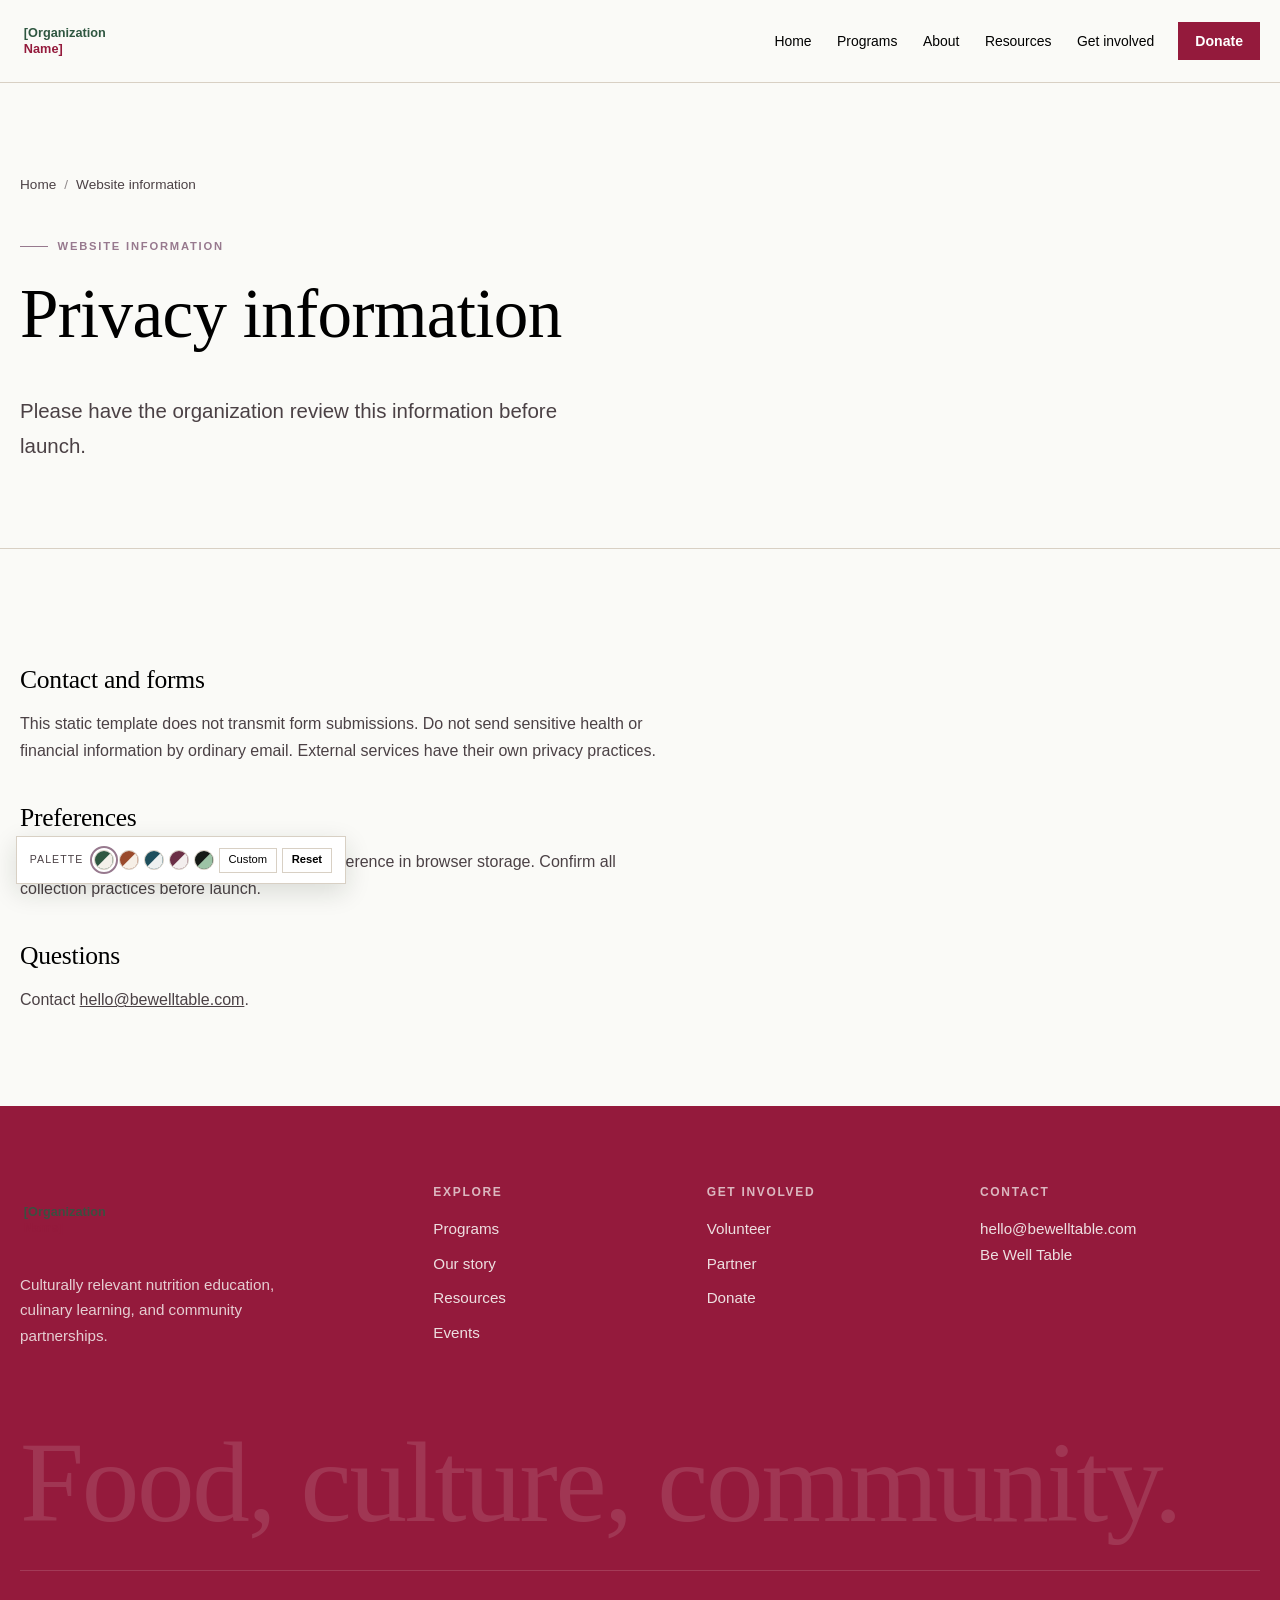
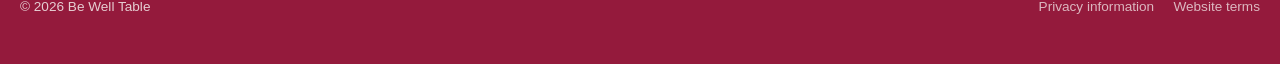
<file: privacy-policy.html>
<!DOCTYPE html><html lang="en" data-theme="sage"><head><meta charset="UTF-8"><meta name="viewport" content="width=device-width, initial-scale=1"><title>Privacy Information | Be Well Table</title><meta name="description" content="Privacy information for the Be Well Table website."><link rel="canonical" href="https://bewelltable.com/privacy-policy.html"><meta property="og:type" content="website"><meta property="og:site_name" content="Be Well Table"><meta property="og:title" content="Privacy Information | Be Well Table"><meta property="og:description" content="Privacy information for the Be Well Table website."><meta property="og:image" content="https://bewelltable.com/assets/hero.jpg"><meta name="theme-color" content="#941A3C"><link rel="icon" href="favicon.svg" type="image/svg+xml"><script src="theme-init.js"></script><link rel="preconnect" href="https://fonts.googleapis.com"><link rel="preconnect" href="https://fonts.gstatic.com" crossorigin><link rel="stylesheet" href="https://fonts.googleapis.com/css2?family=Instrument+Sans:wght@400;500;600&family=Newsreader:ital,opsz,wght@0,6..72,400;1,6..72,400&display=swap"><link rel="stylesheet" href="styles.css"><script type="application/ld+json">{"@context":"https://schema.org","@type":"WebPage","name":"Be Well Table","url":"https://bewelltable.com/","email":"hello@bewelltable.com"}</script></head><body class=""><a href="#main" class="skip-link">Skip to main content</a><header class="site-header"><div class="wrap header-inner"><a href="index.html" class="brand" aria-label="Be Well Table, home"><img class="brand-logo" src="assets/organization-logo.svg" alt="Be Well Table"></a><nav class="main-nav" id="main-nav" aria-label="Primary"><ul class="nav-list"><li><a href="index.html">Home</a></li><li><a href="services.html">Programs</a></li><li><a href="about.html">About</a></li><li><a href="resources.html">Resources</a></li><li><a href="contact.html">Get involved</a></li></ul><div class="mobile-only"><a href="https://bewelltable.com/donate" class="btn">Support our mission</a></div></nav><div class="header-tools"><a href="https://bewelltable.com/donate" class="btn btn-sm header-cta">Donate</a><button type="button" class="menu-toggle" aria-expanded="false" aria-controls="main-nav" aria-label="Open menu"><span></span></button></div></div></header><main id="main"><section class="page-hero"><div class="wrap"><nav class="crumbs"><ol><li><a href="index.html">Home</a></li><li>Website information</li></ol></nav><p class="kicker">Website information</p><h1 style="max-width:22ch">Privacy information</h1><p class="lead">Please have the organization review this information before launch.</p></div></section><section class="section-tight"><div class="wrap"><article class="legal"><h2>Contact and forms</h2><p>This static template does not transmit form submissions. Do not send sensitive health or financial information by ordinary email. External services have their own privacy practices.</p><h2>Preferences</h2><p>The theme control may store your display preference in browser storage. Confirm all collection practices before launch.</p><h2>Questions</h2><p>Contact <a href="mailto:hello@bewelltable.com">hello@bewelltable.com</a>.</p></article></div></section></main><footer class="site-footer"><div class="wrap"><div class="footer-grid"><div><a href="index.html" class="brand" style="margin-bottom:1.2rem"><img class="brand-logo" src="assets/organization-logo.svg" alt="Be Well Table"></a><p style="max-width:34ch;opacity:.8">Culturally relevant nutrition education, culinary learning, and community partnerships.</p></div><div><h2>Explore</h2><ul><li><a href="services.html">Programs</a></li><li><a href="about.html">Our story</a></li><li><a href="resources.html">Resources</a></li><li><a href="https://bewelltable.com/events">Events</a></li></ul></div><div><h2>Get involved</h2><ul><li><a href="https://bewelltable.com/volunteer">Volunteer</a></li><li><a href="https://bewelltable.com/get-involved">Partner</a></li><li><a href="https://bewelltable.com/donate">Donate</a></li></ul></div><div><h2>Contact</h2><address style="font-style:normal"><a href="mailto:hello@bewelltable.com">hello@bewelltable.com</a><br><a href="#contact">Be Well Table</a></address></div></div><p class="footer-word" aria-hidden="true">Food, culture, community.</p><div class="footer-bottom"><p>&copy; <span data-year>2026</span> Be Well Table</p><nav aria-label="Legal"><a href="privacy-policy.html">Privacy information</a><a href="terms.html">Website terms</a></nav></div></div></footer><div class="palette palette-dock" role="group" aria-label="Colour palette">
  <span class="palette-label">Palette</span>
  <div class="palette-swatches">
    <button type="button" class="swatch" data-set-theme="sage" aria-pressed="true" aria-label="Sage palette" title="Sage"></button>
    <button type="button" class="swatch" data-set-theme="clay" aria-pressed="false" aria-label="Clay palette" title="Clay"></button>
    <button type="button" class="swatch" data-set-theme="harbor" aria-pressed="false" aria-label="Harbor palette" title="Harbor"></button>
    <button type="button" class="swatch" data-set-theme="plum" aria-pressed="false" aria-label="Plum palette" title="Plum"></button>
    <button type="button" class="swatch" data-set-theme="night" aria-pressed="false" aria-label="Night palette" title="Night"></button>
    <button type="button" class="palette-custom-toggle" aria-expanded="false">Custom</button>
    <button type="button" class="palette-reset-default" data-reset-default-palette aria-label="Reset palette to default colors" title="Reset to default colors">Reset</button>
  </div>
  <div class="palette-custom-controls" hidden>
    <p class="palette-custom-title">Make your own palette</p>
    <label>Page background <input type="color" data-custom-color="bg" value="#FAFAF7"></label>
    <label>Text <input type="color" data-custom-color="ink" value="#000000"></label>
    <label>Accent <input type="color" data-custom-color="accent" value="#97798E"></label>
    <div class="palette-custom-actions"><button type="button" class="palette-apply" data-apply-custom-palette>Apply colors</button><button type="button" class="palette-reset" data-reset-custom-palette>Reset</button></div>
    <p class="palette-custom-help">For clear contrast, pair a light page with dark text or a dark page with light text.</p>
    <p class="palette-custom-status" role="status" aria-live="polite"></p>
  </div>
</div><script src="script.js" defer></script></body></html>
</file>
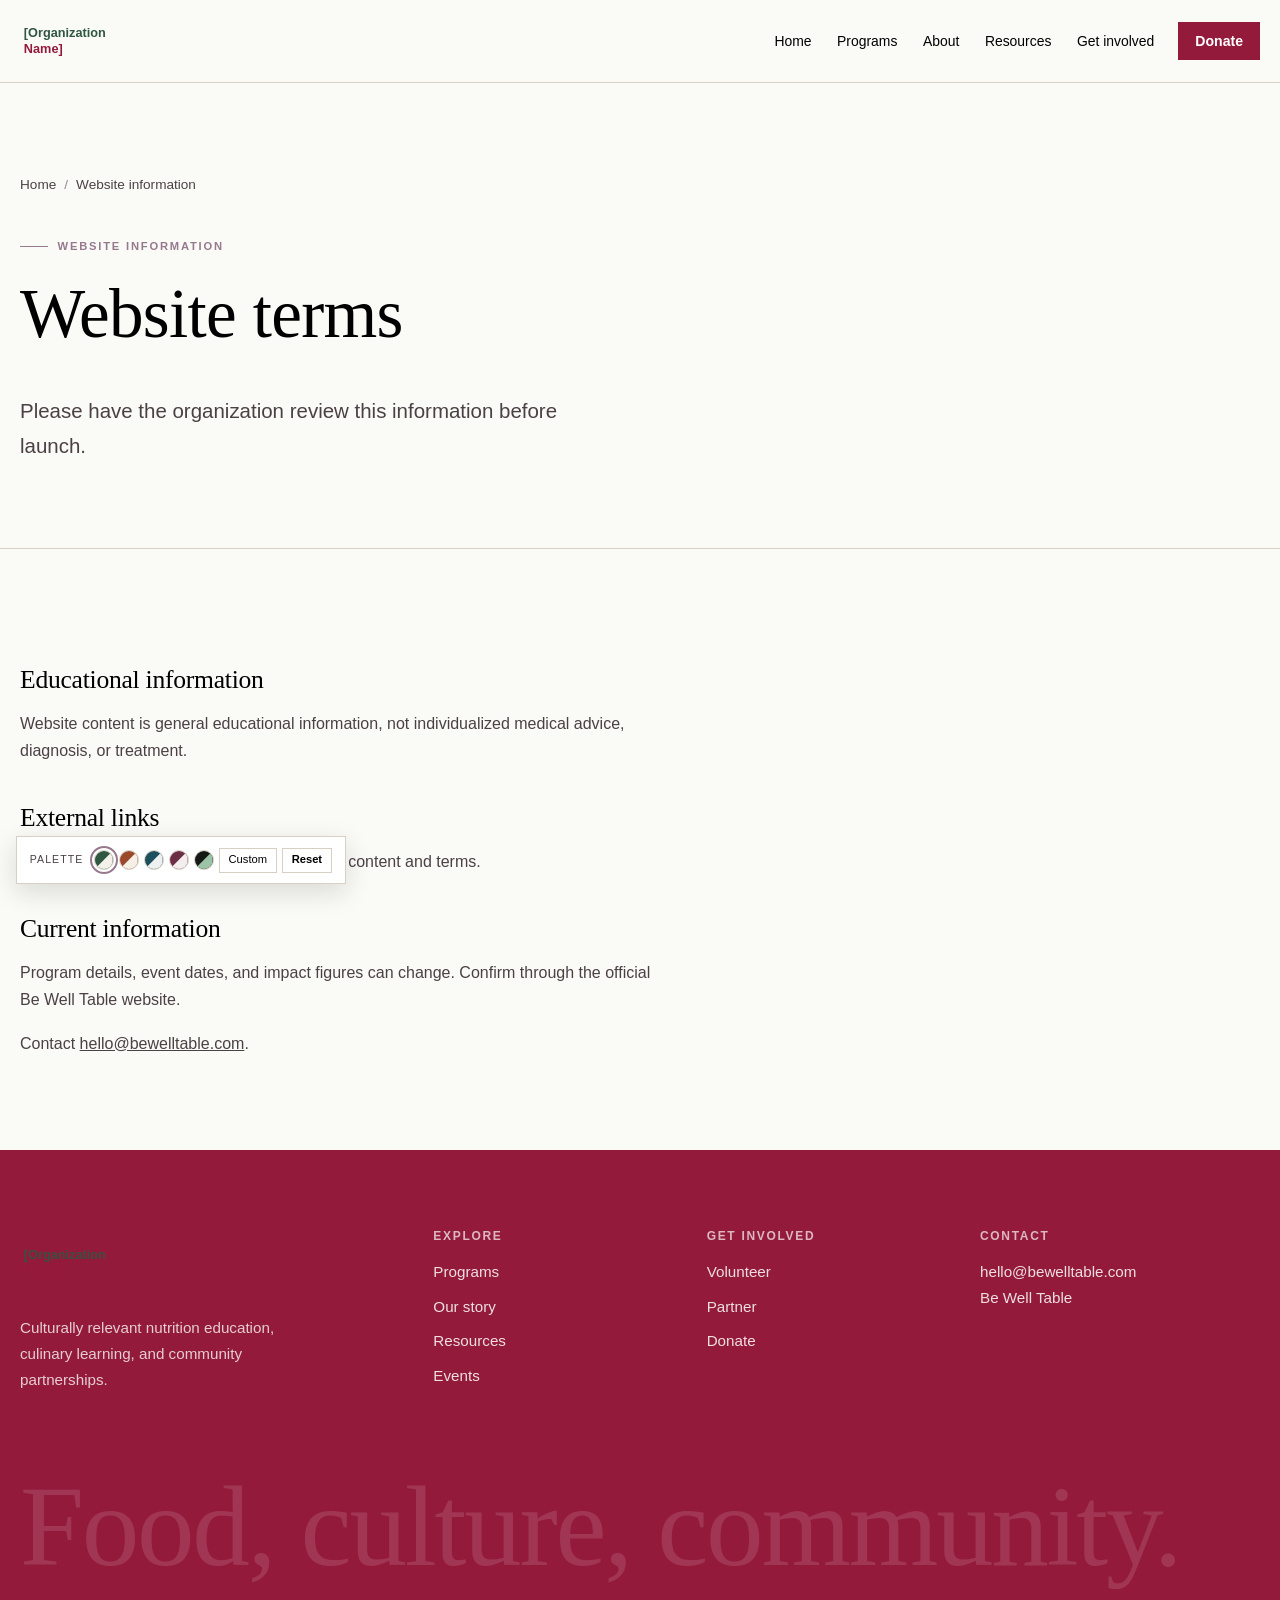
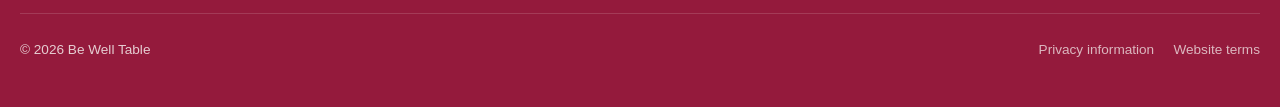
<file: terms.html>
<!DOCTYPE html><html lang="en" data-theme="sage"><head><meta charset="UTF-8"><meta name="viewport" content="width=device-width, initial-scale=1"><title>Website Terms | Be Well Table</title><meta name="description" content="General terms and educational content information for the Be Well Table website."><link rel="canonical" href="https://bewelltable.com/terms.html"><meta property="og:type" content="website"><meta property="og:site_name" content="Be Well Table"><meta property="og:title" content="Website Terms | Be Well Table"><meta property="og:description" content="General terms and educational content information for the Be Well Table website."><meta property="og:image" content="https://bewelltable.com/assets/hero.jpg"><meta name="theme-color" content="#941A3C"><link rel="icon" href="favicon.svg" type="image/svg+xml"><script src="theme-init.js"></script><link rel="preconnect" href="https://fonts.googleapis.com"><link rel="preconnect" href="https://fonts.gstatic.com" crossorigin><link rel="stylesheet" href="https://fonts.googleapis.com/css2?family=Instrument+Sans:wght@400;500;600&family=Newsreader:ital,opsz,wght@0,6..72,400;1,6..72,400&display=swap"><link rel="stylesheet" href="styles.css"><script type="application/ld+json">{"@context":"https://schema.org","@type":"WebPage","name":"Be Well Table","url":"https://bewelltable.com/","email":"hello@bewelltable.com"}</script></head><body class=""><a href="#main" class="skip-link">Skip to main content</a><header class="site-header"><div class="wrap header-inner"><a href="index.html" class="brand" aria-label="Be Well Table, home"><img class="brand-logo" src="assets/organization-logo.svg" alt="Be Well Table"></a><nav class="main-nav" id="main-nav" aria-label="Primary"><ul class="nav-list"><li><a href="index.html">Home</a></li><li><a href="services.html">Programs</a></li><li><a href="about.html">About</a></li><li><a href="resources.html">Resources</a></li><li><a href="contact.html">Get involved</a></li></ul><div class="mobile-only"><a href="https://bewelltable.com/donate" class="btn">Support our mission</a></div></nav><div class="header-tools"><a href="https://bewelltable.com/donate" class="btn btn-sm header-cta">Donate</a><button type="button" class="menu-toggle" aria-expanded="false" aria-controls="main-nav" aria-label="Open menu"><span></span></button></div></div></header><main id="main"><section class="page-hero"><div class="wrap"><nav class="crumbs"><ol><li><a href="index.html">Home</a></li><li>Website information</li></ol></nav><p class="kicker">Website information</p><h1 style="max-width:22ch">Website terms</h1><p class="lead">Please have the organization review this information before launch.</p></div></section><section class="section-tight"><div class="wrap"><article class="legal"><h2>Educational information</h2><p>Website content is general educational information, not individualized medical advice, diagnosis, or treatment.</p><h2>External links</h2><p>Linked services and pages maintain their own content and terms.</p><h2>Current information</h2><p>Program details, event dates, and impact figures can change. Confirm through the official Be Well Table website.</p><p>Contact <a href="mailto:hello@bewelltable.com">hello@bewelltable.com</a>.</p></article></div></section></main><footer class="site-footer"><div class="wrap"><div class="footer-grid"><div><a href="index.html" class="brand" style="margin-bottom:1.2rem"><img class="brand-logo" src="assets/organization-logo.svg" alt="Be Well Table"></a><p style="max-width:34ch;opacity:.8">Culturally relevant nutrition education, culinary learning, and community partnerships.</p></div><div><h2>Explore</h2><ul><li><a href="services.html">Programs</a></li><li><a href="about.html">Our story</a></li><li><a href="resources.html">Resources</a></li><li><a href="https://bewelltable.com/events">Events</a></li></ul></div><div><h2>Get involved</h2><ul><li><a href="https://bewelltable.com/volunteer">Volunteer</a></li><li><a href="https://bewelltable.com/get-involved">Partner</a></li><li><a href="https://bewelltable.com/donate">Donate</a></li></ul></div><div><h2>Contact</h2><address style="font-style:normal"><a href="mailto:hello@bewelltable.com">hello@bewelltable.com</a><br><a href="#contact">Be Well Table</a></address></div></div><p class="footer-word" aria-hidden="true">Food, culture, community.</p><div class="footer-bottom"><p>&copy; <span data-year>2026</span> Be Well Table</p><nav aria-label="Legal"><a href="privacy-policy.html">Privacy information</a><a href="terms.html">Website terms</a></nav></div></div></footer><div class="palette palette-dock" role="group" aria-label="Colour palette">
  <span class="palette-label">Palette</span>
  <div class="palette-swatches">
    <button type="button" class="swatch" data-set-theme="sage" aria-pressed="true" aria-label="Sage palette" title="Sage"></button>
    <button type="button" class="swatch" data-set-theme="clay" aria-pressed="false" aria-label="Clay palette" title="Clay"></button>
    <button type="button" class="swatch" data-set-theme="harbor" aria-pressed="false" aria-label="Harbor palette" title="Harbor"></button>
    <button type="button" class="swatch" data-set-theme="plum" aria-pressed="false" aria-label="Plum palette" title="Plum"></button>
    <button type="button" class="swatch" data-set-theme="night" aria-pressed="false" aria-label="Night palette" title="Night"></button>
    <button type="button" class="palette-custom-toggle" aria-expanded="false">Custom</button>
    <button type="button" class="palette-reset-default" data-reset-default-palette aria-label="Reset palette to default colors" title="Reset to default colors">Reset</button>
  </div>
  <div class="palette-custom-controls" hidden>
    <p class="palette-custom-title">Make your own palette</p>
    <label>Page background <input type="color" data-custom-color="bg" value="#FAFAF7"></label>
    <label>Text <input type="color" data-custom-color="ink" value="#000000"></label>
    <label>Accent <input type="color" data-custom-color="accent" value="#97798E"></label>
    <div class="palette-custom-actions"><button type="button" class="palette-apply" data-apply-custom-palette>Apply colors</button><button type="button" class="palette-reset" data-reset-custom-palette>Reset</button></div>
    <p class="palette-custom-help">For clear contrast, pair a light page with dark text or a dark page with light text.</p>
    <p class="palette-custom-status" role="status" aria-live="polite"></p>
  </div>
</div><script src="script.js" defer></script></body></html>
</file>
<file: styles.css>
/* [Organization Name] — site styles */

/* ---------- Palettes (built-in, switchable) ---------- */
:root,
[data-theme="sage"] {
  --bg: #FAFAF7;
  --surface: #FFFFFF;
  --surface-2: #F0EFEA;
  --ink: #000000;
  --ink-soft: #4b4145;
  --line: #d8d0c4;
  --brand: #941A3C;
  --brand-ink: #ffffff;
  --accent: #97798E;
  --accent-soft: #e5d8df;
  --band: #941A3C;
  --band-ink: #FAFAF7;
}
[data-theme="clay"] {
  --bg: #f6efe6;
  --surface: #fdf9f3;
  --surface-2: #ece1d2;
  --ink: #2b211b;
  --ink-soft: #5b4c41;
  --line: #dccdbb;
  --brand: #9a4a2b;
  --brand-ink: #fdf9f3;
  --accent: #4f6b3d;
  --accent-soft: #dfe5cf;
  --band: #3b2a21;
  --band-ink: #f0e5d6;
}
[data-theme="harbor"] {
  --bg: #eef1f0;
  --surface: #f9fbfa;
  --surface-2: #dde4e2;
  --ink: #15242a;
  --ink-soft: #435459;
  --line: #c6d0cf;
  --brand: #1e4f5c;
  --brand-ink: #f2f6f5;
  --accent: #b0773a;
  --accent-soft: #efe0cc;
  --band: #14323a;
  --band-ink: #dde8e6;
}
[data-theme="plum"] {
  --bg: #f3eeed;
  --surface: #fbf8f7;
  --surface-2: #e7dedc;
  --ink: #2a1d22;
  --ink-soft: #5a4950;
  --line: #d6c9c8;
  --brand: #6b2f45;
  --brand-ink: #fbf8f7;
  --accent: #5d6b3a;
  --accent-soft: #e2e4cf;
  --band: #351c26;
  --band-ink: #eee2e1;
}
[data-theme="night"] {
  --bg: #151a16;
  --surface: #1c231e;
  --surface-2: #252e27;
  --ink: #ece8de;
  --ink-soft: #b2b4a8;
  --line: #36413a;
  --brand: #9cc3a5;
  --brand-ink: #13201a;
  --accent: #e0a06f;
  --accent-soft: #3a2c22;
  --band: #0e120f;
  --band-ink: #dcd8cc;
}

:root {
  --font-display: "Newsreader", Georgia, "Times New Roman", serif;
  --font-body: "Instrument Sans", system-ui, -apple-system, "Segoe UI", Roboto, sans-serif;
  --radius: 3px;
  --wrap: 1200px;
  --ease: cubic-bezier(.2, .7, .2, 1);
  color-scheme: light;
}
[data-theme="night"] { color-scheme: dark; }

/* ---------- Base ---------- */
*, *::before, *::after { box-sizing: border-box; }
html { -webkit-text-size-adjust: 100%; scroll-behavior: smooth; }
body {
  margin: 0;
  background: var(--bg);
  color: var(--ink);
  font-family: var(--font-body);
  font-size: 1.0625rem;
  line-height: 1.65;
  overflow-x: hidden;
  transition: background-color .35s ease, color .35s ease;
}
img { max-width: 100%; height: auto; display: block; }
a { color: inherit; }
h1, h2, h3, h4 {
  font-family: var(--font-display);
  font-weight: 400;
  line-height: 1.12;
  margin: 0 0 .6em;
  letter-spacing: -0.01em;
  text-wrap: balance;
}
h1 { font-size: clamp(2.4rem, 5.4vw, 4.4rem); }
h2 { font-size: clamp(1.9rem, 3.6vw, 2.9rem); }
h3 { font-size: clamp(1.3rem, 2vw, 1.6rem); }
h4 { font-size: 1.15rem; font-family: var(--font-body); font-weight: 600; letter-spacing: 0; }
p { margin: 0 0 1em; }
em { font-style: italic; }
:focus-visible { outline: 2px solid var(--accent); outline-offset: 3px; }

.wrap { width: min(100% - 2.5rem, var(--wrap)); margin-inline: auto; }
.skip-link {
  position: absolute; left: 1rem; top: -100px; z-index: 100;
  background: var(--ink); color: var(--bg); padding: .6rem 1rem; text-decoration: none;
}
.skip-link:focus { top: 1rem; }
.sr-only { position: absolute; width: 1px; height: 1px; overflow: hidden; clip: rect(0 0 0 0); white-space: nowrap; }

.kicker {
  display: inline-flex; align-items: center; gap: .6rem;
  font-size: .78rem; font-weight: 600; letter-spacing: .14em; text-transform: uppercase;
  color: var(--accent); margin-bottom: 1.2rem;
}
.kicker::before { content: ""; width: 28px; height: 1px; background: currentColor; }
.lead { font-size: clamp(1.1rem, 1.6vw, 1.3rem); color: var(--ink-soft); max-width: 40ch; }
.muted { color: var(--ink-soft); }
.note { font-size: .85rem; color: var(--ink-soft); }

/* ---------- Buttons & links ---------- */
.btn {
  --b: var(--brand);
  display: inline-flex; align-items: center; gap: .65rem;
  padding: .95rem 1.4rem;
  font: 600 .95rem/1 var(--font-body);
  text-decoration: none; cursor: pointer;
  border: 1px solid var(--b); border-radius: var(--radius);
  background: var(--b); color: var(--brand-ink);
  position: relative; overflow: hidden; isolation: isolate;
  transition: color .3s var(--ease), border-color .3s var(--ease);
}
.btn::before {
  content: ""; position: absolute; inset: 0; z-index: -1;
  background: var(--ink); transform: scaleX(0); transform-origin: right;
  transition: transform .45s var(--ease);
}
.btn:hover::before { transform: scaleX(1); transform-origin: left; }
.btn:hover { border-color: var(--ink); color: var(--bg); }
.btn svg { width: 18px; height: 18px; transition: transform .3s var(--ease); }
.btn:hover svg { transform: translateX(4px); }
.btn-ghost { background: transparent; color: var(--ink); border-color: var(--line); }
.btn-ghost::before { background: var(--surface-2); }
.btn-ghost:hover { color: var(--ink); border-color: var(--ink); }
.btn-sm { padding: .7rem 1rem; font-size: .88rem; }

.link {
  font-weight: 600; text-decoration: none; color: var(--brand);
  display: inline-flex; align-items: center; gap: .4rem;
  background: linear-gradient(currentColor, currentColor) 0 100% / 0 1px no-repeat;
  transition: background-size .35s var(--ease);
  padding-bottom: 2px;
}
.link:hover { background-size: 100% 1px; }
.link svg { width: 16px; height: 16px; transition: transform .3s var(--ease); }
.link:hover svg { transform: translateX(3px); }

/* ---------- Header ---------- */
.site-header {
  position: sticky; top: 0; z-index: 50;
  background: color-mix(in srgb, var(--bg) 92%, transparent);
  backdrop-filter: saturate(1.2) blur(8px);
  border-bottom: 1px solid transparent;
  transition: border-color .3s ease, background-color .35s ease;
}
.site-header.scrolled { border-bottom-color: var(--line); }
.header-inner { display: flex; align-items: center; gap: 1.5rem; min-height: 76px; }
.brand { display: flex; align-items: center; gap: .7rem; text-decoration: none; margin-right: auto; }
.brand-logo { display:block; width:96px; height:76px; object-fit:contain; flex:none; }
.brand-mark { width: 34px; height: 34px; color: var(--brand); flex: none; }
.brand-name { font-family: var(--font-display); font-size: 1.3rem; line-height: 1; display: block; }
.brand-sub { font-size: .7rem; letter-spacing: .12em; text-transform: uppercase; color: var(--ink-soft); }
.nav-list { list-style: none; display: flex; gap: 1.8rem; margin: 0; padding: 0; }
.nav-list a {
  text-decoration: none; font-size: .95rem; font-weight: 500; position: relative; padding: .4rem 0;
}
.nav-list a::after {
  content: ""; position: absolute; left: 0; right: 0; bottom: 0; height: 1px; background: var(--accent);
  transform: scaleX(0); transform-origin: left; transition: transform .35s var(--ease);
}
.nav-list a:hover::after, .nav-list a[aria-current="page"]::after { transform: scaleX(1); }
.nav-list a[aria-current="page"] { color: var(--brand); }
.header-cta { flex: none; }
.menu-toggle {
  display: none; background: none; border: 1px solid var(--line); border-radius: var(--radius);
  width: 44px; height: 44px; color: var(--ink); cursor: pointer; align-items: center; justify-content: center;
}
.menu-toggle span { display: block; width: 18px; height: 1.5px; background: currentColor; position: relative; transition: background .2s; }
.menu-toggle span::before, .menu-toggle span::after {
  content: ""; position: absolute; left: 0; width: 18px; height: 1.5px; background: currentColor; transition: transform .3s var(--ease);
}
.menu-toggle span::before { top: -6px; }
.menu-toggle span::after { top: 6px; }
.menu-toggle[aria-expanded="true"] span { background: transparent; }
.menu-toggle[aria-expanded="true"] span::before { transform: translateY(6px) rotate(45deg); }
.menu-toggle[aria-expanded="true"] span::after { transform: translateY(-6px) rotate(-45deg); }

/* Palette switcher */
.palette { display: flex; align-items: center; gap: .5rem; }
.palette-label { font-size: .72rem; letter-spacing: .12em; text-transform: uppercase; color: var(--ink-soft); }
.palette-swatches { display: flex; gap: 4px; }
.swatch {
  width: 22px; height: 22px; border-radius: 2px; cursor: pointer; padding: 0;
  border: 1px solid var(--line); position: relative; overflow: hidden;
  transition: transform .25s var(--ease);
}
.swatch::before, .swatch::after { content: ""; position: absolute; inset: 0; }
.swatch::after { clip-path: polygon(100% 0, 100% 100%, 0 100%); }
.swatch[data-set-theme="sage"]::before { background: #2f5741; } .swatch[data-set-theme="sage"]::after { background: #f4f1ea; }
.swatch[data-set-theme="clay"]::before { background: #9a4a2b; } .swatch[data-set-theme="clay"]::after { background: #f6efe6; }
.swatch[data-set-theme="harbor"]::before { background: #1e4f5c; } .swatch[data-set-theme="harbor"]::after { background: #eef1f0; }
.swatch[data-set-theme="plum"]::before { background: #6b2f45; } .swatch[data-set-theme="plum"]::after { background: #f3eeed; }
.swatch[data-set-theme="night"]::before { background: #151a16; } .swatch[data-set-theme="night"]::after { background: #9cc3a5; }
.swatch:hover { transform: translateY(-2px); }
.swatch[aria-pressed="true"] { outline: 2px solid var(--ink); outline-offset: 2px; }

.header-tools { display: flex; align-items: center; gap: 1.25rem; }

/* ---------- Sections ---------- */
.section { padding: clamp(4.5rem, 9vw, 8rem) 0; }
.section-tight { padding: clamp(3rem, 6vw, 5rem) 0; }
.section-surface { background: var(--surface); }
.section-band { background: var(--band); color: var(--band-ink); }
.section-band .kicker { color: var(--accent-soft); }
.section-band .muted, .section-band .lead { color: color-mix(in srgb, var(--band-ink) 75%, transparent); }
.rule { border: 0; border-top: 1px solid var(--line); margin: 0; }

.split { display: grid; grid-template-columns: 5fr 7fr; gap: clamp(2rem, 6vw, 6rem); align-items: start; }
.split-even { grid-template-columns: 1fr 1fr; align-items: center; }
.sticky-col { position: sticky; top: 110px; }

/* Hero */
.hero { padding: clamp(3rem, 7vw, 6rem) 0 clamp(4rem, 8vw, 7rem); }
.hero-grid { display: grid; grid-template-columns: 1.05fr .95fr; gap: clamp(2rem, 5vw, 5rem); align-items: end; }
.hero h1 em { color: var(--brand); }
.hero-actions { display: flex; flex-wrap: wrap; gap: .8rem; margin: 2rem 0 2.5rem; }
.hero-facts { display: grid; grid-template-columns: repeat(3, 1fr); border-top: 1px solid var(--line); }
.hero-facts li { list-style: none; padding: 1rem 1rem 0 0; font-size: .9rem; color: var(--ink-soft); }
.hero-facts strong { display: block; color: var(--ink); font-weight: 600; margin-bottom: .2rem; }
.hero-facts { padding: 0; margin: 0; }
.hero-media { position: relative; }
.hero-media figure { margin: 0; overflow: hidden; border-radius: var(--radius); aspect-ratio: 4 / 5; }
.hero-media img { width: 100%; height: 100%; object-fit: cover; }
.hero-tag {
  position: absolute; left: -1.5rem; bottom: 2rem; background: var(--surface); padding: 1rem 1.2rem;
  border-left: 3px solid var(--accent); max-width: 260px; font-size: .9rem; box-shadow: 0 12px 30px -18px rgba(0,0,0,.35);
}
.hero-tag strong { display: block; font-family: var(--font-display); font-size: 1.15rem; font-weight: 400; }

.page-hero { padding: clamp(3rem, 7vw, 6rem) 0 clamp(2.5rem, 5vw, 4rem); border-bottom: 1px solid var(--line); }
.page-hero .lead { max-width: 52ch; }
.crumbs { font-size: .85rem; color: var(--ink-soft); margin-bottom: 2rem; }
.crumbs ol { list-style: none; display: flex; gap: .5rem; padding: 0; margin: 0; flex-wrap: wrap; }
.crumbs li + li::before { content: "/"; margin-right: .5rem; opacity: .6; }
.crumbs a { text-decoration: none; }
.crumbs a:hover { text-decoration: underline; }

/* Numbered list rows */
.rows { list-style: none; margin: 0; padding: 0; border-top: 1px solid var(--line); }
.row {
  display: grid; grid-template-columns: 4rem 1fr; gap: 1rem; padding: 1.6rem 0;
  border-bottom: 1px solid var(--line); position: relative;
}
.row-num { font-family: var(--font-display); font-size: 1.1rem; color: var(--accent); }
.row h3 { margin-bottom: .35rem; transition: color .3s ease; }
.row p { margin: 0; color: var(--ink-soft); }
.row::after {
  content: ""; position: absolute; left: 0; bottom: -1px; height: 1px; width: 100%; background: var(--brand);
  transform: scaleX(0); transform-origin: left; transition: transform .5s var(--ease);
}
.row:hover::after { transform: scaleX(1); }
.row:hover h3 { color: var(--brand); }
.section-band .rows, .section-band .row { border-color: color-mix(in srgb, var(--band-ink) 18%, transparent); }
.section-band .row p { color: color-mix(in srgb, var(--band-ink) 72%, transparent); }
.section-band .row:hover h3 { color: var(--accent-soft); }
.section-band .row::after { background: var(--accent-soft); }

/* Condition index */
.index-grid { display: grid; grid-template-columns: repeat(3, 1fr); border-top: 1px solid var(--line); border-left: 1px solid var(--line); }
.index-item {
  padding: 2rem 1.8rem 2.2rem; border-right: 1px solid var(--line); border-bottom: 1px solid var(--line);
  transition: background-color .35s ease;
}
.index-item:hover { background: var(--surface); }
.index-item .tag { font-size: .75rem; letter-spacing: .1em; text-transform: uppercase; color: var(--ink-soft); }
.index-item h3 { margin: .8rem 0 .6rem; }
.index-item p { color: var(--ink-soft); margin: 0; font-size: .98rem; }

/* Plate explorer */
.plate { display: grid; grid-template-columns: 1fr 1.4fr; gap: clamp(2rem, 5vw, 4rem); align-items: start; margin-top: 3rem; }
.plate-tabs { display: flex; flex-direction: column; border-top: 1px solid var(--line); }
.plate-tab {
  text-align: left; background: none; border: 0; border-bottom: 1px solid var(--line); color: var(--ink);
  padding: 1.15rem 0; font: 400 1.35rem/1.2 var(--font-display); cursor: pointer;
  display: flex; justify-content: space-between; align-items: center; gap: 1rem;
  transition: color .25s ease, padding .35s var(--ease);
}
.plate-tab span.share { font: 500 .8rem var(--font-body); color: var(--ink-soft); letter-spacing: .06em; }
.plate-tab:hover { padding-left: .6rem; color: var(--brand); }
.plate-tab[aria-selected="true"] { color: var(--brand); padding-left: .6rem; box-shadow: inset 3px 0 0 var(--accent); }
.plate-panel { background: var(--surface); padding: clamp(1.5rem, 3vw, 2.5rem); border-radius: var(--radius); border: 1px solid var(--line); }
.plate-panel[hidden] { display: none; }
.plate-panel.is-in { animation: panelIn .45s var(--ease); }
@keyframes panelIn { from { opacity: 0; transform: translateY(8px); } to { opacity: 1; transform: none; } }
.plate-panel ul { padding-left: 1.1rem; }
.plate-panel li { margin-bottom: .5rem; }
.target { margin-top: 1.5rem; padding-top: 1.2rem; border-top: 1px dashed var(--line); }
.target h4 { color: var(--accent); margin-bottom: .3rem; }

/* Photo */
.photo { margin: 0; overflow: hidden; border-radius: var(--radius); }
.photo img { width: 100%; height: 100%; object-fit: cover; transition: transform 1.1s var(--ease); }
.photo:hover img { transform: scale(1.035); }
.photo figcaption { font-size: .82rem; color: var(--ink-soft); padding-top: .6rem; }

/* Check list */
.ticks { list-style: none; padding: 0; margin: 1.5rem 0; }
.ticks li { padding: .85rem 0 .85rem 2rem; border-bottom: 1px solid var(--line); position: relative; }
.ticks li::before {
  content: ""; position: absolute; left: 0; top: 1.25rem; width: 12px; height: 7px;
  border-left: 2px solid var(--brand); border-bottom: 2px solid var(--brand); transform: rotate(-45deg);
}
.section-band .ticks li { border-color: color-mix(in srgb, var(--band-ink) 18%, transparent); }
.section-band .ticks li::before { border-color: var(--accent-soft); }

/* Cards */
.cards { display: grid; grid-template-columns: repeat(3, 1fr); gap: 1.5rem; }
.card {
  background: var(--surface); border: 1px solid var(--line); border-radius: var(--radius);
  padding: 1.8rem; display: flex; flex-direction: column;
  transition: transform .4s var(--ease), border-color .3s ease, box-shadow .4s var(--ease);
}
.card:hover { transform: translateY(-4px); border-color: var(--ink-soft); box-shadow: 0 18px 40px -28px rgba(0,0,0,.45); }
.card .tag { font-size: .74rem; letter-spacing: .1em; text-transform: uppercase; color: var(--accent); margin-bottom: .8rem; }
.card p { color: var(--ink-soft); }
.card .link { margin-top: auto; }
.card.is-hidden { display: none; }

/* Pricing / programs */
.programs { display: grid; grid-template-columns: repeat(3, 1fr); border: 1px solid var(--line); border-radius: var(--radius); overflow: hidden; }
.program { padding: 2.2rem 2rem; background: var(--surface); display: flex; flex-direction: column; transition: background-color .3s; }
.program + .program { border-left: 1px solid var(--line); }
.program.featured { background: var(--band); color: var(--band-ink); }
.program.featured .muted, .program.featured li { color: color-mix(in srgb, var(--band-ink) 80%, transparent); }
.program .format { font-size: .85rem; letter-spacing: .06em; text-transform: uppercase; color: var(--accent); }
.program.featured .format { color: var(--accent-soft); }
.program ul { padding: 0; list-style: none; margin: 1.2rem 0 1.8rem; }
.program li { padding: .5rem 0; border-bottom: 1px solid color-mix(in srgb, currentColor 14%, transparent); font-size: .95rem; }
.program .rate { font-family: var(--font-display); font-size: 1.4rem; margin-top: auto; margin-bottom: 1.2rem; }
.program.featured .btn { --b: var(--accent-soft); color: var(--band); }

/* Tables */
.table-wrap { overflow-x: auto; border: 1px solid var(--line); border-radius: var(--radius); }
table { width: 100%; border-collapse: collapse; min-width: 560px; background: var(--surface); }
th, td { text-align: left; padding: 1rem 1.2rem; border-bottom: 1px solid var(--line); vertical-align: top; font-size: .96rem; }
th { font-weight: 600; background: var(--surface-2); }
tr:last-child td { border-bottom: 0; }
tbody tr { transition: background-color .25s; }
tbody tr:hover { background: var(--bg); }

/* FAQ */
.faq details { border-bottom: 1px solid var(--line); }
.faq details:first-child { border-top: 1px solid var(--line); }
.faq summary {
  list-style: none; cursor: pointer; padding: 1.4rem 2.5rem 1.4rem 0; position: relative;
  font: 400 1.25rem/1.3 var(--font-display); transition: color .25s;
}
.faq summary::-webkit-details-marker { display: none; }
.faq summary::after, .faq summary::before {
  content: ""; position: absolute; right: .3rem; top: 50%; width: 14px; height: 1.5px; background: currentColor;
  transition: transform .3s var(--ease);
}
.faq summary::before { transform: rotate(90deg); }
.faq details[open] summary::before { transform: rotate(0); }
.faq summary:hover { color: var(--brand); }
.faq .answer { padding: 0 0 1.4rem; color: var(--ink-soft); max-width: 70ch; }

/* Filter */
.filters { display: flex; flex-wrap: wrap; gap: .5rem; margin: 2rem 0; }
.filter {
  background: transparent; border: 1px solid var(--line); border-radius: var(--radius); color: var(--ink);
  padding: .6rem 1rem; font: 500 .9rem var(--font-body); cursor: pointer; transition: all .25s ease;
}
.filter:hover { border-color: var(--ink); }
.filter[aria-pressed="true"] { background: var(--ink); color: var(--bg); border-color: var(--ink); }

/* Forms */
.form { display: grid; grid-template-columns: 1fr 1fr; gap: 1.2rem 1.4rem; }
.field { display: flex; flex-direction: column; gap: .45rem; }
.field.full { grid-column: 1 / -1; }
.field label { font-size: .9rem; font-weight: 600; }
.field input, .field select, .field textarea {
  font: inherit; font-size: 1rem; color: var(--ink); background: var(--surface);
  border: 1px solid var(--line); border-radius: var(--radius); padding: .85rem 1rem; width: 100%;
  transition: border-color .2s, box-shadow .2s;
}
.field textarea { min-height: 140px; resize: vertical; }
.field input:focus, .field select:focus, .field textarea:focus { outline: none; border-color: var(--brand); box-shadow: 0 0 0 3px color-mix(in srgb, var(--brand) 18%, transparent); }
.field .error { font-size: .82rem; color: #a3322a; min-height: 1em; }
[data-theme="night"] .field .error { color: #f0a097; }
.field [aria-invalid="true"] { border-color: #a3322a; }
.form-status { grid-column: 1 / -1; padding: 1rem 1.2rem; border-left: 3px solid var(--brand); background: var(--surface-2); }
.form-status[hidden] { display: none; }
.notice { border-left: 3px solid var(--accent); background: var(--accent-soft); padding: 1rem 1.2rem; font-size: .93rem; margin-bottom: 2rem; color: var(--ink); }
.newsletter { display: flex; gap: .8rem; flex-wrap: wrap; align-items: end; }
.newsletter .field { flex: 1 1 200px; }
.section-band .field input { background: transparent; color: var(--band-ink); border-color: color-mix(in srgb, var(--band-ink) 30%, transparent); }
.section-band .field label { color: var(--band-ink); }

/* Contact info */
.info-list { display: grid; gap: 0; border-top: 1px solid var(--line); }
.info-list > div { padding: 1.4rem 0; border-bottom: 1px solid var(--line); display: grid; grid-template-columns: 9rem 1fr; gap: 1rem; }
.info-list dt { font-size: .78rem; letter-spacing: .1em; text-transform: uppercase; color: var(--ink-soft); padding-top: .2rem; }
.info-list dd { margin: 0; }
.ph { background: var(--accent-soft); padding: 0 .3em; border-radius: 2px; font-size: .95em; }

/* Steps */
.steps { display: grid; grid-template-columns: repeat(3, 1fr); gap: 2rem; counter-reset: s; }
.step { border-top: 2px solid var(--ink); padding-top: 1.4rem; }
.step-n { font-family: var(--font-display); font-size: 2.6rem; line-height: 1; color: var(--accent); display: block; margin-bottom: 1rem; }

/* CTA band */
.cta { display: flex; flex-direction: column; align-items: flex-start; gap: 1.5rem; }
.cta .btn { --b: var(--accent-soft); color: var(--band); }
.cta .btn::before { background: var(--bg); }
.cta .btn:hover { color: var(--ink); border-color: var(--bg); }
.cta .btn-ghost { background: transparent; color: var(--band-ink); border-color: color-mix(in srgb, var(--band-ink) 35%, transparent); }

/* Legal */
.legal { max-width: 72ch; }
.legal h2 { font-size: 1.6rem; margin-top: 2.5rem; }
.legal p, .legal li { color: var(--ink-soft); }

/* Footer */
.site-footer { background: var(--band); color: var(--band-ink); padding: 5rem 0 2rem; font-size: .95rem; }
.footer-grid { display: grid; grid-template-columns: 1.6fr 1fr 1fr 1.2fr; gap: 2.5rem; }
.site-footer h2 { font-family: var(--font-body); font-size: .75rem; letter-spacing: .14em; text-transform: uppercase; font-weight: 600; opacity: .7; margin-bottom: 1rem; }
.site-footer ul { list-style: none; padding: 0; margin: 0; }
.site-footer li { margin-bottom: .55rem; }
.site-footer a { text-decoration: none; opacity: .88; transition: opacity .2s; }
.site-footer a:hover { opacity: 1; text-decoration: underline; text-underline-offset: 3px; }
.site-footer .brand-logo { width:100px; height:80px; }
.footer-word { font-family: var(--font-display); font-size: clamp(2.5rem, 9vw, 7.5rem); line-height: .95; margin: 4rem 0 2rem; opacity: .14; letter-spacing: -0.02em; overflow-wrap: anywhere; }
.footer-bottom { display: flex; flex-wrap: wrap; justify-content: space-between; gap: 1rem; padding-top: 1.5rem; border-top: 1px solid color-mix(in srgb, var(--band-ink) 18%, transparent); font-size: .85rem; opacity: .8; }
.footer-bottom nav { display: flex; gap: 1.2rem; flex-wrap: wrap; }

/* ---------- Scroll reveal ---------- */
.js [data-reveal] { opacity: 0; transform: translateY(22px); transition: opacity .8s var(--ease), transform .8s var(--ease); transition-delay: var(--d, 0s); }
.js [data-reveal="fade"] { transform: none; }
.js [data-reveal="clip"] { transform: scale(.98); clip-path: inset(6% 0 6% 0); transition: opacity .9s var(--ease), transform 1.1s var(--ease), clip-path 1.1s var(--ease); }
.js [data-reveal].in { opacity: 1; transform: none; }
.js [data-reveal="clip"].in { clip-path: inset(0 0 0 0); }
.js .line-draw { transform: scaleX(0); transform-origin: left; transition: transform 1s var(--ease) .2s; }
.js .in .line-draw, .js .line-draw.in { transform: scaleX(1); }

@media (prefers-reduced-motion: reduce) {
  html { scroll-behavior: auto; }
  *, *::before, *::after { animation-duration: .01ms !important; transition-duration: .01ms !important; transition-delay: 0s !important; }
  .js [data-reveal] { opacity: 1; transform: none; clip-path: none; }
}

/* ---------- Responsive ---------- */
@media (max-width: 1080px) {
  .nav-list { gap: 1.2rem; }
  .palette-label { display: none; }
  .footer-grid { grid-template-columns: 1fr 1fr; }
}
@media (max-width: 960px) {
  .menu-toggle { display: inline-flex; }
  .header-cta { display: none; }
  .main-nav {
    position: fixed; inset: 76px 0 0 0; background: var(--bg); padding: 2rem 1.25rem;
    display: flex; flex-direction: column; gap: 2rem; overflow-y: auto;
    visibility: hidden; opacity: 0; transform: translateY(-8px);
    transition: opacity .3s ease, transform .3s var(--ease), visibility 0s linear .3s;
  }
  .main-nav.open { visibility: visible; opacity: 1; transform: none; transition-delay: 0s; }
  .nav-list { flex-direction: column; gap: 0; }
  .nav-list a { display: block; font-family: var(--font-display); font-size: 1.8rem; padding: .8rem 0; border-bottom: 1px solid var(--line); }
  .nav-list a::after { display: none; }
  .main-nav .mobile-only { display: flex; }
  .header-tools .palette { display: none; }
  .hero-grid, .split, .split-even, .plate, .cta { grid-template-columns: 1fr; }
  .sticky-col { position: static; }
  .hero-media figure { aspect-ratio: 4 / 3; }
  .hero-tag { left: 1rem; bottom: 1rem; }
  .index-grid, .cards, .programs, .steps { grid-template-columns: 1fr 1fr; }
  .program + .program { border-left: 0; }
  .programs { gap: 1px; background: var(--line); }
}
@media (min-width: 961px) { .mobile-only { display: none !important; } }
@media (max-width: 640px) {
  body { font-size: 1rem; }
  .hero-facts { grid-template-columns: 1fr; }
  .hero-facts li { padding: .9rem 0; border-bottom: 1px solid var(--line); }
  .index-grid, .cards, .programs, .steps, .form, .footer-grid { grid-template-columns: 1fr; }
  .row { grid-template-columns: 2.6rem 1fr; }
  .info-list > div { grid-template-columns: 1fr; gap: .3rem; }
  .hero-actions .btn { width: 100%; justify-content: space-between; }
  .brand-sub { display: none; }
}

/* Art direction refresh: editorial, tactile, and deliberately quiet */
:root { --bg:#f3efe5; --surface:#faf8f1; --surface-2:#e7e0d2; --ink:#252b21; --ink-soft:#555a4e; --line:#c9c4b7; --brand:#294a36; --brand-ink:#f7f3e9; --accent:#a14f32; --accent-soft:#e8c9a8; --band:#294234; --band-ink:#f3efe5; --font-display:Georgia,'Times New Roman',serif; --font-body:Arial,Helvetica,sans-serif; --wrap:1240px; --radius:0px; }
[data-theme] { color-scheme: light; }
body { font-size:16px; line-height:1.7; }
.palette { display:none!important; }
.site-header { background:var(--bg); backdrop-filter:none; border-bottom:1px solid var(--line); }
.header-inner { min-height:82px; }
.brand-mark { color:var(--accent); }
.brand-name { font-size:1.45rem; }
.nav-list { gap:clamp(1rem,2vw,2rem); }
.nav-list a { font-size:.87rem; }
.nav-list a[aria-current="page"] { text-decoration:underline; text-decoration-color:var(--accent); text-underline-offset:7px; }
.btn { border-radius:0; transition:background-color .2s ease,color .2s ease; }
.btn::before,.btn svg,.link svg { transition:none; }
.btn:hover::before { transform:none; background:var(--accent); }
.btn:hover svg,.link:hover svg { transform:none; }
.link { background:none; border-bottom:1px solid currentColor; }
.link:hover { background:none; }
.hero { padding:clamp(3rem,6vw,5.5rem) 0 clamp(4rem,7vw,6rem); }
.hero-grid { grid-template-columns:minmax(0,1.02fr) minmax(360px,.98fr); align-items:center; gap:clamp(2rem,7vw,7rem); }
.hero h1 { max-width:13ch; font-size:clamp(3.4rem,6.1vw,6.2rem); line-height:.99; letter-spacing:-.055em; }
.hero h1 em { color:var(--accent); }
.hero .lead { max-width:48ch; font-size:1.13rem; }
.hero-media { padding:0 0 2rem 2rem; }
.hero-media::before { content:""; position:absolute; inset:2rem 2rem 0 0; border:1px solid var(--accent); }
.hero-media figure { position:relative; aspect-ratio:4 / 4.5; }
.hero-media img { filter:saturate(.88); }
.hero-tag { left:auto; right:-1rem; bottom:1rem; max-width:230px; box-shadow:none; background:var(--surface); }
.hero-actions { margin:1.7rem 0 2.2rem; }
.hero-facts { grid-template-columns:1fr; }
.hero-facts li { padding:.8rem .5rem .8rem 0; border-bottom:1px solid var(--line); font-size:.85rem; }
.hero-facts li:last-child { border-bottom:0; }
.hero-facts strong { display:inline-block; min-width:10rem; }
.section { padding:clamp(4rem,8vw,7rem) 0; }
.kicker { color:var(--accent); font-size:.7rem; letter-spacing:.16em; }
.section-surface { background:#e9e4d8; }
.section-band { background:var(--brand); }
.index-grid { border:0; border-top:1px solid var(--ink); grid-template-columns:repeat(2,1fr); }
.index-item { border:0; border-bottom:1px solid var(--line); padding:1.6rem 2rem 1.8rem 0; }
.index-item:nth-child(odd) { border-right:1px solid var(--line); }
.index-item:nth-child(even) { padding-left:2rem; }
.index-item:hover { background:transparent; }
.index-item .tag { color:var(--accent); }
.index-item h3 { font-size:1.75rem; }
.rows { border-top-color:var(--ink); }
.row { padding:1.35rem 0; }
.row::after { display:none; }
.row:hover h3 { color:var(--ink); }
.cards,.programs { gap:0; border-top:1px solid var(--line); }
.card { border:0; border-bottom:1px solid var(--line); background:transparent; padding:1.75rem 1.5rem 2rem 0; }
.card:hover { transform:none; box-shadow:none; border-color:var(--line); }
.photo,.plate-panel,.form,.notice,.table-wrap,.programs { border-radius:0; }
.footer-word { opacity:.12; }
.js [data-reveal],.js [data-reveal="clip"] { opacity:1; transform:none; clip-path:none; transition:none; }
.js [data-reveal].in { opacity:1; transform:none; }
@media(max-width:960px) { .hero-grid { grid-template-columns:1fr 1fr; gap:2rem; } .hero h1 { font-size:clamp(3rem,6vw,4.5rem); } .hero-media { padding-left:1rem; } .hero-media::before { inset:1.5rem 1rem 0 0; } .hero-tag { right:0; } }
@media(max-width:760px) { .hero-grid { grid-template-columns:1fr; } .hero h1 { max-width:12ch; } .hero-media { width:min(100%,560px); padding-left:1rem; margin:1rem auto 0; } .hero-media figure { aspect-ratio:4/3; } .hero-facts { grid-template-columns:1fr; } .hero-facts strong { display:block; } .index-grid { grid-template-columns:1fr; } .index-item:nth-child(odd) { border-right:0; } .index-item:nth-child(even) { padding-left:0; } }
@media(prefers-reduced-motion:reduce) { *,*::before,*::after { scroll-behavior:auto!important; animation:none!important; transition:none!important; } }


/* Full-bleed homepage hero */
.hero { position:relative; isolation:isolate; min-height:min(820px,calc(100svh - 82px)); display:flex; align-items:center; padding:clamp(3.5rem,8vw,7rem) 0; color:#fffaf1; background:#1c2b20 url('assets/hero.jpg') center 48% / cover no-repeat; }
.hero::before { content:""; position:absolute; inset:0; z-index:-1; background:rgba(18,31,23,.72); }
.hero .hero-grid { width:min(100% - 2.5rem,var(--wrap)); display:block; }
.hero-grid > div:first-child { max-width:760px; }
.hero .kicker,.hero .lead,.hero .hero-facts li { color:#f5f0e7; }
.hero h1 { max-width:14ch; font-size:clamp(3.2rem,7vw,6.5rem); }
.hero h1 em { color:#f0c59e; }
.hero-facts { max-width:740px; border-top-color:rgba(255,250,241,.55); }
.hero-facts li { border-bottom-color:rgba(255,250,241,.35); }
.hero-facts strong { color:#fffaf1; }
.hero .hero-media { display:none; }
.hero .btn { --b:#f2e8d8; color:#213829; }
.hero .btn::before { background:#d7a17e; }
.hero .btn:hover { color:#1d2d22; border-color:#d7a17e; }
.hero .btn-ghost { color:#fffaf1; border-color:rgba(255,250,241,.65); background:transparent; }
.hero .btn-ghost::before { background:rgba(255,250,241,.15); }
.hero .btn-ghost:hover { color:#fffaf1; border-color:#fffaf1; }
@media(max-width:760px) { .hero { min-height:calc(100svh - 72px); background-position:58% center; } .hero .hero-grid { width:min(100% - 2rem,var(--wrap)); } .hero h1 { font-size:clamp(2.85rem,12vw,4.4rem); } .hero-facts { max-width:100%; } }


/* Frontend palette switcher */
:root,[data-theme="sage"] { --bg:#FAFAF7; --surface:#FFFFFF; --surface-2:#F0EFEA; --ink:#000000; --ink-soft:#4b4145; --line:#d8d0c4; --brand:#941A3C; --brand-ink:#ffffff; --accent:#97798E; --accent-soft:#e5d8df; --band:#941A3C; --band-ink:#FAFAF7; }
[data-theme="clay"] { --bg:#f5ece2; --surface:#fff9f2; --surface-2:#ead8c8; --ink:#30231c; --ink-soft:#665349; --line:#d8c4b3; --brand:#8b442d; --brand-ink:#fff9f2; --accent:#426247; --accent-soft:#d9e0ca; --band:#482d24; --band-ink:#f5ece2; }
[data-theme="harbor"] { --bg:#edf1ef; --surface:#f8fbf9; --surface-2:#dce6e3; --ink:#1c2b2e; --ink-soft:#4c5d60; --line:#c2d0ce; --brand:#28545b; --brand-ink:#f8fbf9; --accent:#aa7041; --accent-soft:#efdfca; --band:#19383e; --band-ink:#edf1ef; }
[data-theme="plum"] { --bg:#f2edeb; --surface:#fcf8f6; --surface-2:#e6d9d8; --ink:#30232b; --ink-soft:#63525c; --line:#d4c5ca; --brand:#683b51; --brand-ink:#fcf8f6; --accent:#96723d; --accent-soft:#e5d8b9; --band:#3c2633; --band-ink:#f2edeb; }
[data-theme="night"] { --bg:#171c18; --surface:#202821; --surface-2:#2d382f; --ink:#eee9dc; --ink-soft:#bdc2b5; --line:#414b42; --brand:#a7c6a9; --brand-ink:#17231a; --accent:#e0aa7d; --accent-soft:#48372a; --band:#101511; --band-ink:#eee9dc; color-scheme:dark; }
.palette { display:flex!important; align-items:center; gap:.55rem; }
.palette-label { display:inline; font-size:.66rem; letter-spacing:.1em; }
.palette-swatches { display:flex; gap:5px; }
.swatch { width:20px; height:20px; border-radius:50%; }
.swatch[aria-pressed="true"] { outline:2px solid var(--accent); outline-offset:2px; }
.header-tools .palette { display:flex!important; }
@media(max-width:1080px) { .palette-label { display:inline; } }
@media(max-width:960px) { .header-tools .palette { display:none!important; } .main-nav .palette { display:flex!important; } .main-nav .palette-label { display:inline; } }
@media(max-width:640px) { .main-nav .palette-swatches { gap:8px; } .main-nav .swatch { width:26px; height:26px; } }


/* Attached herbal parallax hero art direction, adapted to [Organization Name] content */
.site-header { position:absolute; top:0; left:0; right:0; width:100%; color:var(--band-ink); background:transparent; border-bottom:1px solid rgba(243,239,229,.22); backdrop-filter:none; }
.site-header.scrolled { border-bottom-color:rgba(243,239,229,.3); }
.site-header .brand-mark,.site-header .nav-list a[aria-current="page"] { color:var(--band-ink); }
.site-header .brand-sub,.site-header .palette-label { color:rgba(243,239,229,.78); }
.site-header .nav-list a::after { background:var(--accent-soft); }
.site-header .header-cta { color:var(--band-ink); border-color:var(--accent-soft); background:transparent; }
.site-header .header-cta::before { background:var(--accent-soft); }
.site-header .header-cta:hover { color:var(--ink); border-color:var(--accent-soft); }
.site-header .menu-toggle { color:var(--band-ink); border-color:rgba(243,239,229,.55); }
.site-header .menu-toggle span,.site-header .menu-toggle span::before,.site-header .menu-toggle span::after { background:currentColor; }
.site-header .menu-toggle[aria-expanded="true"] span { background:transparent; }
.hero { position:relative; isolation:isolate; min-height:100svh; display:flex; align-items:center; padding:clamp(8.5rem,15vh,11rem) 0 clamp(3.5rem,8vh,6rem); color:var(--band-ink); background:var(--band) url('assets/hero-herbal.jpg') center center / cover no-repeat; }
.hero::before { content:""; position:absolute; inset:0; z-index:-1; background:rgba(8,20,13,.34); }
.hero .hero-grid { width:min(100% - 2.5rem,var(--wrap)); display:block; }
.hero-grid > div:first-child { max-width:820px; }
.hero .kicker { color:var(--accent-soft); }
.hero .kicker::before { width:44px; height:1px; background:var(--accent-soft); }
.hero h1 { max-width:15ch; margin-bottom:1.25rem; font-size:clamp(3.35rem,6.15vw,6rem); line-height:.98; letter-spacing:-.045em; color:var(--band-ink); }
.hero h1 em { color:var(--accent-soft); }
.hero .lead { max-width:52ch; color:rgba(243,239,229,.9); font-size:clamp(1.05rem,1.45vw,1.2rem); }
.hero-actions { margin:1.65rem 0 1.8rem; }
.hero .btn { --b:var(--accent-soft); color:#1d2c21; border-color:var(--accent-soft); }
.hero .btn::before { background:var(--band-ink); }
.hero .btn:hover { color:#1d2c21; border-color:var(--band-ink); }
.hero .btn-ghost { background:transparent; color:var(--band-ink); border-color:rgba(243,239,229,.65); }
.hero .btn-ghost::before { background:rgba(243,239,229,.13); }
.hero .btn-ghost:hover { color:var(--band-ink); border-color:var(--band-ink); }
.hero .hero-facts { display:grid; grid-template-columns:repeat(3,minmax(0,1fr)); max-width:820px; border-top:1px solid rgba(243,239,229,.48); }
.hero .hero-facts li { padding:.9rem 1rem .25rem 0; border-bottom:0; color:rgba(243,239,229,.82); font-size:.82rem; }
.hero .hero-facts li + li { padding-left:1rem; border-left:1px solid rgba(243,239,229,.27); }
.hero .hero-facts strong { display:block; min-width:0; margin-bottom:.2rem; color:var(--band-ink); font-size:.86rem; }
.hero .hero-media { display:none; }
@media(max-width:960px) { .site-header .main-nav { background:var(--band); color:var(--band-ink); border-top:1px solid rgba(243,239,229,.2); } .site-header .nav-list a { color:var(--band-ink); } .site-header .mobile-only .btn { align-self:flex-start; } }
@media(max-width:700px) { .hero { min-height:100svh; padding:8rem 0 3.5rem; background-position:34% center; } .hero .hero-grid { width:min(100% - 2rem,var(--wrap)); } .hero-grid > div:first-child { max-width:600px; } .hero h1 { max-width:12ch; font-size:clamp(3rem,12vw,4.6rem); } .hero .lead { max-width:42ch; } .hero .hero-actions { align-items:stretch; flex-direction:column; max-width:360px; } .hero .hero-actions .btn { width:100%; justify-content:space-between; } .hero .hero-facts { grid-template-columns:1fr; max-width:400px; } .hero .hero-facts li { padding:.7rem 0; border-bottom:1px solid rgba(243,239,229,.27); } .hero .hero-facts li + li { padding-left:0; border-left:0; } }
@media(prefers-reduced-motion:reduce) { .hero *, .site-header * { animation:none!important; transition:none!important; } }


/* Hero refinements: wider copy keeps the section compact */
.hero { min-height:min(790px,100svh); padding-top:clamp(8rem,14vh,9.5rem); padding-bottom:clamp(3rem,6vh,4rem); }
.hero-grid > div:first-child { max-width:1120px; }
.hero h1.hero-title { max-width:23ch; font-size:clamp(3rem,5.15vw,5.2rem); line-height:1.01; }
.hero .lead { max-width:70ch; }
.hero-title-line { display:block; overflow:hidden; }
.hero-title-line > span { display:block; transform:translateY(110%); animation:heroTitleRise .95s cubic-bezier(.2,.8,.2,1) forwards; }
.hero-title-line:nth-child(1) > span { animation-delay:.18s; }
.hero-title-line:nth-child(2) > span { animation-delay:.36s; }
@keyframes heroTitleRise { to { transform:translateY(0); } }
.hero .hero-facts { max-width:980px; }
@media(max-width:700px) { .hero { min-height:auto; padding-top:8.5rem; padding-bottom:3rem; } .hero h1.hero-title { max-width:16ch; font-size:clamp(2.85rem,10vw,4.25rem); } .hero .hero-facts { max-width:440px; } }
@media(prefers-reduced-motion:reduce) { .hero-title-line > span { animation:none!important; transform:none!important; } }

/* Custom palette controls */
.palette { position:relative; z-index:20; }
.palette-swatches { align-items:center; flex-wrap:nowrap; }
.palette-custom-toggle { color:var(--band-ink); background:transparent; border:1px solid rgba(243,239,229,.58); padding:.3rem .55rem; font:500 .7rem/1.2 var(--font-body); cursor:pointer; }
.palette-custom-toggle:hover,.palette-custom-toggle[aria-expanded="true"] { color:var(--ink); background:var(--accent-soft); border-color:var(--accent-soft); }
.palette-custom-controls { position:absolute; z-index:100; top:calc(100% + .8rem); right:0; width:min(310px,calc(100vw - 2rem)); padding:1.1rem; color:var(--ink); background:var(--surface); border:1px solid var(--line); box-shadow:0 16px 42px rgba(0,0,0,.22); display:grid; gap:.7rem; }
.palette-custom-controls[hidden] { display:none!important; }
.palette-custom-title { margin:0; font:400 1.25rem/1.2 var(--font-display); }
.palette-custom-controls label { display:flex; justify-content:space-between; align-items:center; gap:1rem; font-size:.85rem; }
.palette-custom-controls input[type="color"] { width:52px; height:34px; padding:2px; border:1px solid var(--line); background:var(--surface); cursor:pointer; }
.palette-custom-actions { display:flex; gap:.55rem; margin-top:.2rem; }
.palette-custom-actions button { padding:.55rem .7rem; font:600 .8rem var(--font-body); border:1px solid var(--brand); cursor:pointer; }
.palette-apply { color:var(--brand-ink); background:var(--brand); }
.palette-reset { color:var(--ink); background:transparent; }
.palette-custom-help,.palette-custom-status { margin:0; font-size:.76rem; line-height:1.45; color:var(--ink-soft); }
.palette-custom-status:not(:empty) { color:var(--brand); }
.main-nav .palette-custom-controls { right:auto; left:0; }
@media(max-width:960px) { .palette-custom-toggle { color:var(--ink); border-color:var(--line); } .palette-custom-toggle:hover,.palette-custom-toggle[aria-expanded="true"] { color:var(--brand-ink); background:var(--brand); border-color:var(--brand); } .main-nav .palette-custom-controls { position:static; width:min(100%,360px); margin-top:.7rem; box-shadow:none; } }

/* Section art direction */
.section { padding-block:clamp(4rem,7.5vw,7rem); }
.section-surface { background:color-mix(in srgb,var(--bg) 54%,var(--surface-2)); }
.section-band { background:var(--band); color:var(--band-ink); }
.section-band .row::after { display:none; }
.section h2 { letter-spacing:-.035em; }
.index-grid { grid-template-columns:repeat(3,minmax(0,1fr)); border:0; border-top:1px solid var(--ink); }
.index-item { border:0; border-bottom:1px solid var(--line); padding:1.7rem 1.4rem 2rem 0; }
.index-item:nth-child(odd) { border-right:0; }
.index-item:nth-child(3n+2),.index-item:nth-child(3n) { padding-left:1.5rem; border-left:1px solid var(--line); }
.index-item h3 { max-width:16ch; }
.editorial-feature { background:var(--surface-2); }
.editorial-grid { display:grid; grid-template-columns:minmax(0,1.1fr) minmax(280px,.9fr); gap:clamp(2rem,7vw,7rem); align-items:center; }
.editorial-image { margin:0; }
.editorial-image img { display:block; width:100%; aspect-ratio:1.36; object-fit:cover; }
.editorial-image figcaption { padding-top:.7rem; color:var(--ink-soft); font-size:.78rem; letter-spacing:.03em; }
.editorial-copy h2 { max-width:14ch; font-size:clamp(2.2rem,4.5vw,4rem); }
.editorial-copy .muted { max-width:42ch; }
.resource-thumb { margin:0 0 1.25rem; overflow:hidden; aspect-ratio:1.35; }
.resource-thumb img { display:block; width:100%; height:100%; object-fit:cover; transition:transform .5s ease; }
.card:hover .resource-thumb img { transform:scale(1.025); }
.cards { align-items:stretch; border-top:1px solid var(--line); }
.card { padding:1.25rem 1.25rem 1.8rem 0; }
.card + .card { padding-left:1.25rem; border-left:1px solid var(--line); }
.photo { overflow:hidden; }
.photo img { transition:transform .5s ease; }
.photo:hover img { transform:scale(1.02); }
@media(max-width:960px) { .index-grid { grid-template-columns:repeat(2,minmax(0,1fr)); } .index-item:nth-child(3n+2),.index-item:nth-child(3n) { padding-left:0; border-left:0; } .index-item:nth-child(even) { padding-left:1.3rem; border-left:1px solid var(--line); } .editorial-grid { grid-template-columns:1fr 1fr; gap:2rem; } }
@media(max-width:640px) { .index-grid { grid-template-columns:1fr; } .index-item:nth-child(even) { padding-left:0; border-left:0; } .editorial-grid { grid-template-columns:1fr; } .editorial-image img { aspect-ratio:1.25; } .cards { grid-template-columns:1fr; } .card,.card + .card { padding:1.2rem 0 1.6rem; border-left:0; } }


/* Keep the immersive header on the homepage only */
.site-header { position:sticky; color:var(--ink); background:var(--bg); border-bottom:1px solid var(--line); }
.site-header .brand-mark,.site-header .nav-list a[aria-current="page"] { color:var(--brand); }
.site-header .brand-sub,.site-header .palette-label { color:var(--ink-soft); }
.site-header .header-cta { color:var(--brand-ink); border-color:var(--brand); background:var(--brand); }
.site-header .header-cta::before { background:var(--ink); }
.site-header .header-cta:hover { color:var(--bg); border-color:var(--ink); }
.site-header .menu-toggle { color:var(--ink); border-color:var(--line); }
.site-header .palette-custom-toggle { color:var(--ink); border-color:var(--line); }
.home-page .site-header { position:absolute; top:0; left:0; right:0; width:100%; color:var(--band-ink); background:transparent; border-bottom:1px solid rgba(243,239,229,.22); }
.home-page .site-header .brand-mark,.home-page .site-header .nav-list a[aria-current="page"] { color:var(--band-ink); }
.home-page .site-header .brand-sub,.home-page .site-header .palette-label { color:rgba(243,239,229,.78); }
.home-page .site-header .header-cta { color:var(--band-ink); border-color:var(--accent-soft); background:transparent; }
.home-page .site-header .header-cta:hover { color:var(--ink); border-color:var(--accent-soft); }
.home-page .site-header .menu-toggle { color:var(--band-ink); border-color:rgba(243,239,229,.55); }
.home-page .site-header .palette-custom-toggle { color:var(--band-ink); border-color:rgba(243,239,229,.58); }
@media(max-width:960px) {
  .site-header .main-nav { background:var(--bg); color:var(--ink); }
  .site-header .nav-list a { color:var(--ink); }
  .site-header .palette-custom-toggle { color:var(--ink); border-color:var(--line); }
  .home-page .site-header .main-nav { background:var(--band); color:var(--band-ink); }
  .home-page .site-header .nav-list a { color:var(--band-ink); }
  .home-page .site-header .palette-custom-toggle { color:var(--band-ink); border-color:rgba(243,239,229,.58); }
}


/* Balanced plate alignment, distinct calls to action, and quiet interaction cues */
.plate-heading { max-width: 70ch; text-align: center; margin: 0 auto 2.4rem; }
.plate-heading .kicker { justify-content: center; }
.plate-heading h2 { max-width: 22ch; margin-inline: auto; }
.plate-heading .muted { margin-inline: auto; }
.plate { max-width: 1120px; grid-template-columns: minmax(270px,.78fr) minmax(0,1.22fr); align-items: stretch; margin-inline: auto; }
.section.cta-band { background: var(--accent-soft); color: var(--ink); }
.section.cta-band .kicker { color: var(--accent); }
.section.cta-band .lead { color: var(--ink-soft); }
.section.cta-band .btn { color: var(--brand-ink); background: var(--brand); border-color: var(--brand); }
.section.cta-band .btn-ghost { color: var(--ink); background: transparent; border-color: var(--ink-soft); }
.section.cta-band .btn-ghost::before { background: var(--surface); }
.practice-marquee { display:flex; align-items:center; gap:1.25rem; padding:.9rem max(1.25rem,calc((100vw - 1200px)/2)); overflow:hidden; background:var(--brand); color:var(--brand-ink); }
.marquee-frame { min-width:0; flex:1; overflow:hidden; }
.marquee-track { display:flex; align-items:center; gap:1.5rem; width:max-content; white-space:nowrap; animation:marqueeTravel 34s linear infinite; }
.marquee-track span { font-family:var(--serif); font-size:1.15rem; }
.marquee-track i { color:var(--accent-soft); font-style:normal; }
.marquee-toggle { flex:none; padding:.45rem .75rem; color:inherit; background:transparent; border:1px solid currentColor; border-radius:999px; font:inherit; font-size:.78rem; cursor:pointer; }
.marquee-toggle:hover,.marquee-toggle:focus-visible { background:var(--accent-soft); color:var(--ink); }
@keyframes marqueeTravel { to { transform:translateX(-50%); } }
.practice-marquee.is-paused .marquee-track { animation-play-state:paused; }
@media(prefers-reduced-motion:reduce) { .practice-marquee:not(.motion-enabled) .marquee-track { animation:none; } }
.js [data-reveal] { opacity:0; transform:translateY(16px); transition:opacity .65s ease,transform .65s cubic-bezier(.2,.7,.2,1); transition-delay:var(--d,0s); }
.js [data-reveal].in { opacity:1; transform:none; }
.index-item,.row,.card,.plate-tab,.plate-panel,.editorial-image,.photo { transition:transform .25s ease,border-color .25s ease,box-shadow .25s ease; }
.index-item:hover,.card:hover { transform:translateY(-3px); }
.row:hover { border-color:var(--accent); }
.index-item:hover h3,.row:hover h3 { color:var(--brand); }
.plate-tab:hover { background:var(--surface); }
.plate-panel:hover { border-color:var(--accent); }
.editorial-image:hover,.photo:hover { box-shadow:0 14px 34px rgba(25,42,34,.12); }
@media(max-width:760px) { .practice-marquee { gap:.75rem; padding-inline:1rem; } .marquee-toggle { font-size:.7rem; } .plate { grid-template-columns:1fr; } }
@media(prefers-reduced-motion:reduce) { .js [data-reveal] { opacity:1; transform:none; transition:none; } .index-item,.row,.card,.plate-tab,.plate-panel,.editorial-image,.photo { transition:none; } }


/* Plate guide: editorial title column aligned to the interactive panel */
.plate-layout { display:grid; grid-template-columns:minmax(280px,.78fr) minmax(0,1.22fr); gap:clamp(1.5rem,4vw,3.5rem); align-items:stretch; max-width:1120px; margin-inline:auto; }
.plate-heading { display:flex; flex-direction:column; justify-content:center; align-items:flex-start; max-width:none; min-width:0; min-height:100%; margin:0; padding:clamp(1.6rem,4vw,3.5rem); text-align:left; background:var(--surface); border:1px solid var(--line); }
.plate-heading .kicker { justify-content:flex-start; }
.plate-heading h2 { max-width:12ch; margin:0 0 1.25rem; }
.plate-heading .muted { max-width:36ch; margin:0; }
.plate { max-width:none; min-width:0; min-height:100%; grid-template-columns:minmax(0,.82fr) minmax(0,1.18fr); gap:clamp(1rem,2.4vw,2rem); align-items:stretch; margin:0; }
.plate > div:last-child { display:flex; min-width:0; }
.plate-panel { flex:1; }
@media(max-width:760px) {
  .plate-layout { grid-template-columns:1fr; gap:1rem; }
  .plate-heading { min-height:0; padding:1.5rem; }
  .plate-heading h2 { max-width:18ch; }
  .plate { grid-template-columns:1fr; }
}


/* Keep the intro as one left column; stack the guide's tabs over its detail panel at tablet widths. */
@media (min-width:761px) and (max-width:960px) {
  .plate-layout { grid-template-columns:minmax(0,.92fr) minmax(0,1.08fr); gap:1.25rem; }
  .plate { grid-template-columns:minmax(0,1fr); gap:1.1rem; }
  .plate-tabs { display:grid; grid-template-columns:repeat(2,minmax(0,1fr)); column-gap:1rem; }
  .plate-tab { min-width:0; }
  .plate-tab span.share { white-space:nowrap; }
}


/* Plate guide redesign: intro left, full-width controls and content on the right */
.plate-layout { grid-template-columns:minmax(280px,.78fr) minmax(0,1.22fr); gap:clamp(1.25rem,3vw,2.5rem); }
.plate-heading { align-self:stretch; }
.plate { display:grid; grid-template-columns:minmax(0,1fr); gap:1rem; align-content:stretch; align-items:stretch; }
.plate-tabs { display:grid; grid-template-columns:repeat(4,minmax(0,1fr)); gap:.65rem; border:0; }
.plate-tab { display:flex; flex-direction:column; align-items:flex-start; justify-content:space-between; gap:.75rem; min-height:6.3rem; padding:.9rem 1rem; border:1px solid var(--line); background:var(--bg); font-size:1.05rem; }
.plate-tab span.share { font-size:.72rem; letter-spacing:.04em; }
.plate-tab:hover { padding-left:1rem; border-color:var(--brand); color:var(--brand); transform:translateY(-2px); }
.plate-tab[aria-selected="true"] { padding-left:1rem; color:var(--brand-ink); background:var(--brand); border-color:var(--brand); box-shadow:inset 0 3px 0 var(--accent); }
.plate-tab[aria-selected="true"] span.share { color:inherit; opacity:.82; }
.plate > div:last-child { display:grid; min-width:0; }
.plate-panel { width:100%; padding:clamp(1.5rem,3vw,2.5rem); }
@media(max-width:1050px) {
  .plate-layout { grid-template-columns:minmax(260px,.82fr) minmax(0,1.18fr); gap:1.25rem; }
  .plate-tabs { grid-template-columns:repeat(2,minmax(0,1fr)); }
}
@media(max-width:760px) {
  .plate-layout { grid-template-columns:1fr; }
  .plate-heading { min-height:0; }
  .plate-tabs { grid-template-columns:repeat(2,minmax(0,1fr)); }
}
@media(max-width:430px) { .plate-tabs { grid-template-columns:1fr; } .plate-tab { min-height:4.5rem; } }


/* Editorial refinement for the balanced plate guide */
.plate-layout { grid-template-columns:minmax(300px,.78fr) minmax(0,1.22fr); gap:clamp(1.5rem,4vw,3.5rem); }
.plate-heading { padding:clamp(1.75rem,4vw,3.25rem); }
.plate-heading h2 { max-width:16ch; font-size:clamp(2.35rem,3.2vw,3.3rem); line-height:1.02; }
.plate-heading .muted { max-width:34ch; }
.plate-note { display:flex; align-items:center; gap:1rem; margin-top:clamp(1.75rem,4vw,3rem); padding-top:1.25rem; border-top:1px solid var(--line); }
.plate-diagram { flex:none; width:76px; height:76px; }
.plate-note p { display:grid; gap:.25rem; margin:0; font-size:.83rem; line-height:1.5; }
.plate-note p strong { color:var(--brand); font-size:.9rem; }
.plate-note p span { color:var(--ink-soft); }
.plate { gap:0; }
.plate-tabs { display:grid; grid-template-columns:repeat(4,minmax(0,1fr)); gap:0; border:0; border-bottom:1px solid var(--line); }
.plate-tab { justify-content:flex-start; gap:.45rem; min-height:5.5rem; margin:0; padding:.8rem .75rem .9rem; border:0; border-bottom:2px solid transparent; background:transparent; font-size:1rem; transition:color .2s ease,border-color .2s ease; }
.plate-tab:first-child { padding-left:0; }
.plate-tab span.share { font-size:.72rem; }
.plate-tab:hover { padding-left:.75rem; color:var(--brand); background:transparent; border-bottom-color:var(--line); transform:none; }
.plate-tab:first-child:hover { padding-left:0; }
.plate-tab[aria-selected="true"] { padding-left:.75rem; color:var(--brand); background:transparent; border-bottom-color:var(--accent); box-shadow:none; }
.plate-tab[aria-selected="true"] span.share { color:var(--ink-soft); opacity:1; }
.plate-tab[aria-selected="true"]:first-child { padding-left:0; }
.plate > div:last-child { margin-top:1rem; }
.plate-panel { padding:clamp(1.5rem,3vw,2.5rem); }
.plate-panel h3 { font-size:clamp(1.45rem,2vw,1.9rem); }
@media(max-width:1050px) {
  .plate-layout { grid-template-columns:minmax(260px,.82fr) minmax(0,1.18fr); }
  .plate-tabs { grid-template-columns:repeat(2,minmax(0,1fr)); }
  .plate-tab:first-child { padding-left:.75rem; }
  .plate-tab:first-child:hover { padding-left:.75rem; }
  .plate-tab[aria-selected="true"]:first-child { padding-left:.75rem; }
}
@media(max-width:760px) { .plate-layout { grid-template-columns:1fr; } .plate-heading { min-height:0; } .plate-note { margin-top:1.5rem; } }
@media(max-width:430px) { .plate-tabs { grid-template-columns:1fr 1fr; } .plate-tab { min-height:4.75rem; } }


/* Responsive refinements and clear selected-state feedback */
.plate-layout { grid-template-columns:minmax(320px,.9fr) minmax(0,1.1fr); }
.plate-heading h2 { max-width:18ch; font-size:clamp(2.45rem,3.25vw,3.35rem); }
.plate-tab { position:relative; border-radius:0; color:var(--ink-soft); }
.plate-tab:hover { color:var(--ink); background:var(--surface); }
.plate-tab[aria-selected="true"] { color:var(--brand); background:var(--surface); border-bottom-color:var(--brand); }
.plate-tab[aria-selected="true"] span.share { color:var(--ink-soft); }
.plate-tab:focus-visible { outline:2px solid var(--accent); outline-offset:2px; z-index:1; }
.plate-panel { border-color:var(--line); transition:border-color .25s ease,box-shadow .25s ease; }
.plate-diagram .slice { transition:opacity .28s ease,filter .28s ease; }
.plate-diagram[data-active] .slice { opacity:.38; }
.plate-diagram[data-active="veg"] .slice-veg,.plate-diagram[data-active="protein"] .slice-protein,.plate-diagram[data-active="carb"] .slice-carb { opacity:1; filter:drop-shadow(0 1px 2px rgba(24,38,30,.18)); }
.plate-diagram .slice-fat { opacity:0; transition:opacity .28s ease; }
.plate-diagram[data-active="fat"] .slice-fat { opacity:1; }
.plate-diagram[data-active="fat"] .slice { opacity:.72; }
@media(max-width:1050px) { .plate-layout { grid-template-columns:minmax(280px,.88fr) minmax(0,1.12fr); } }
@media(max-width:760px) { .plate-layout { grid-template-columns:1fr; } .plate-heading h2 { max-width:16ch; } }


/* Final spacing and alignment pass for the plate guide */
.plate-layout { grid-template-columns:minmax(0,1fr) minmax(0,1.08fr); gap:clamp(1.25rem,2.6vw,2rem); }
.plate-heading { padding:clamp(2rem,3.6vw,3rem); }
.plate-heading h2 { max-width:none; font-size:clamp(2.4rem,3.1vw,3.2rem); line-height:1.04; letter-spacing:-.025em; }
.plate-heading .muted { max-width:38ch; line-height:1.7; }
.plate-tabs { align-items:stretch; }
.plate-tab,.plate-tab:first-child,.plate-tab:hover,.plate-tab:first-child:hover,.plate-tab[aria-selected="true"],.plate-tab[aria-selected="true"]:first-child { box-sizing:border-box; min-height:6.35rem; padding:.8rem .9rem .9rem; }
.plate-tab { justify-content:space-between; gap:.5rem; color:var(--ink-soft); line-height:1.25; }
.plate-tab span.share { display:block; line-height:1.35; }
.plate-tab:hover { background:var(--surface); border-bottom-color:var(--line); }
.plate-tab[aria-selected="true"] { background:var(--surface); color:var(--brand); border-bottom-color:var(--brand); }
.plate-tab[aria-selected="true"] span.share { color:var(--ink-soft); }
.plate-panel { border-color:var(--line); }
.plate-panel:hover { border-color:var(--line); box-shadow:0 10px 30px rgba(25,42,34,.06); }
@media(max-width:1050px) { .plate-layout { grid-template-columns:minmax(0,.95fr) minmax(0,1.05fr); gap:1.25rem; } .plate-heading { padding:2rem; } }
@media(max-width:760px) { .plate-layout { grid-template-columns:1fr; } .plate-heading { padding:1.6rem; } .plate-heading h2 { max-width:18ch; } }


/* Equal card insets keep all three editorial image frames the same dimensions */
.cards > .card,.cards > .card + .card { box-sizing:border-box; padding:1.25rem; border-left:1px solid var(--line); }
.cards > .card:first-child { border-left:1px solid var(--line); }
.cards .resource-thumb { display:block; width:100%; height:auto; aspect-ratio:4 / 3; margin:0 0 1.25rem; overflow:hidden; }
.cards .resource-thumb img { display:block; width:100%; height:100%; object-fit:cover; }
@media(max-width:640px) {
  .cards > .card,.cards > .card + .card { padding:1.2rem 0 1.6rem; border-left:0; }
  .cards .resource-thumb { aspect-ratio:4 / 3; }
}


/* Sticky navigation with a palette dock anchored to the lower-left corner */
.site-header,.home-page .site-header { position:sticky; top:0; left:auto; right:auto; z-index:100; width:100%; color:var(--ink); background:color-mix(in srgb,var(--bg) 96%,transparent); border-bottom:1px solid var(--line); backdrop-filter:saturate(1.15) blur(10px); }
.home-page .site-header { color:var(--band-ink); background:color-mix(in srgb,var(--band) 94%,transparent); border-bottom-color:rgba(243,239,229,.18); }
.site-header.scrolled,.home-page .site-header.scrolled { border-bottom-color:var(--line); }
.home-page .site-header.scrolled { border-bottom-color:rgba(243,239,229,.24); }
.header-tools .palette { position:fixed; left:1rem; bottom:1rem; top:auto; z-index:1001; display:flex!important; align-items:center; gap:.65rem; padding:.65rem .8rem; color:var(--ink); background:var(--surface); border:1px solid var(--line); box-shadow:0 8px 26px rgba(20,32,24,.14); }
.header-tools .palette-label,.home-page .site-header .header-tools .palette-label { color:var(--ink-soft); }
.header-tools .palette-custom-toggle,.home-page .site-header .header-tools .palette-custom-toggle { color:var(--ink); border-color:var(--line); }
.header-tools .palette-custom-controls { position:absolute; top:auto; right:auto; bottom:calc(100% + .7rem); left:0; width:min(310px,calc(100vw - 2rem)); box-shadow:0 12px 34px rgba(0,0,0,.18); }
.main-nav .palette { display:none!important; }
@media(max-width:960px) { .header-tools .palette { display:flex!important; } .main-nav .palette { display:none!important; } }
@media(max-width:520px) { .header-tools .palette { left:.65rem; bottom:.65rem; gap:.45rem; padding:.55rem .6rem; } .header-tools .palette-label { font-size:.6rem; } .header-tools .palette-swatches { gap:4px; } .header-tools .swatch { width:18px; height:18px; } }


/* Small-screen overflow safeguards */
html { max-width:100%; overflow-x:clip; }
body { max-width:100%; overflow-x:clip; }
img,svg,video,canvas { max-width:100%; }
.wrap,.header-inner,.hero-grid,.split,.split-even,.plate-layout,.plate,.index-grid,.cards,.programs,.steps,.cta,.editorial-grid,.footer-grid { min-width:0; }
@supports not (overflow-x:clip) { body { overflow-x:hidden; } }
@media(max-width:640px) {
  .table-wrap { max-width:100%; overflow:hidden; }
  table { width:100%; min-width:0; table-layout:fixed; }
  th,td { padding:.55rem .4rem; font-size:.8rem; overflow-wrap:anywhere; }
}
@media(max-width:360px) {
  .wrap { width:calc(100% - 1.25rem); }
  .header-inner { gap:.5rem; }
  .brand { gap:.4rem; }
  .brand-mark { width:29px; height:29px; }
  .palette-label { display:none!important; }
}
@media(prefers-reduced-motion:reduce) { html { scroll-behavior:auto; } }


/* Viewport-pinned colour controls, kept outside the sticky header */
.palette-dock {
  position: fixed !important;
  inset: auto auto 1rem 1rem;
  z-index: 1001;
  display: flex !important;
  align-items: center;
  gap: .65rem;
  max-width: calc(100vw - 2rem);
  padding: .65rem .8rem;
  color: var(--ink);
  background: var(--surface);
  border: 1px solid var(--line);
  box-shadow: 0 8px 26px rgba(20, 32, 24, .14);
}
.palette-dock .palette-label { color: var(--ink-soft) !important; }
.palette-dock .palette-custom-toggle { color: var(--ink); border-color: var(--line); }
.palette-dock .palette-custom-controls {
  inset: auto auto calc(100% + .7rem) 0;
  width: min(310px, calc(100vw - 2rem));
}
@media (max-width: 520px) {
  .palette-dock { left: .65rem; bottom: .65rem; gap: .45rem; padding: .55rem .6rem; }
}
@media (max-width: 360px) {
  .palette-dock .palette-label { display: none !important; }
  .palette-dock { gap: .38rem; }
}
.palette-reset-default { color:var(--ink); background:transparent; border:1px solid var(--line); padding:.3rem .55rem; font:600 .7rem/1.2 var(--font-body); cursor:pointer; white-space:nowrap; }
.palette-reset-default:hover,.palette-reset-default:focus-visible { color:var(--brand-ink); background:var(--brand); border-color:var(--brand); }
/* Animated contribution cards */
.contribute-section{overflow:hidden;background:var(--surface)}
.contribute-heading{display:grid;grid-template-columns:1fr .72fr;gap:3rem;align-items:end;margin-bottom:2.6rem}
.contribute-heading h2{max-width:16ch;margin:0}
.contribute-heading .lead{margin:0 0 .25rem;max-width:44ch;color:var(--ink-soft)}
.contribute-grid{display:grid;grid-template-columns:repeat(3,minmax(0,1fr));gap:1rem}
.contribute-card{position:relative;isolation:isolate;display:flex;flex-direction:column;min-height:300px;padding:1.4rem 1.5rem;text-decoration:none;color:var(--ink);background:var(--bg);border:1px solid var(--line);overflow:hidden;transition:transform .35s ease,border-color .35s ease,box-shadow .35s ease}
.contribute-card::after{content:"";position:absolute;z-index:-1;width:180px;height:180px;right:-75px;top:76px;border-radius:50%;background:var(--accent-soft);opacity:.5;transform:scale(.75);transition:transform .5s ease,opacity .35s ease}
.contribute-card:hover{transform:translateY(-7px);border-color:var(--accent);box-shadow:0 18px 38px rgba(34,25,28,.1)}
.contribute-card:hover::after{transform:scale(1);opacity:.8}
.contribute-num{display:flex;justify-content:space-between;color:var(--accent);font:600 .72rem var(--font-body);letter-spacing:.12em;text-transform:uppercase}
.contribute-num i{color:var(--ink-soft);font-weight:500;font-style:normal;letter-spacing:.08em}
.contribute-symbol{display:grid;place-items:center;width:54px;height:54px;margin:2rem 0 1.1rem;color:var(--brand);border:1px solid color-mix(in srgb,var(--brand) 25%,transparent);border-radius:50%;background:var(--surface);font:400 1.8rem var(--font-display);animation:contribute-float 4s ease-in-out infinite}
.contribute-card:nth-child(2) .contribute-symbol{animation-delay:.5s}.contribute-card:nth-child(3) .contribute-symbol{animation-delay:1s}
.contribute-card h3{margin:0 0 .5rem;font:400 1.85rem/1.1 var(--font-display)}
.contribute-card p{max-width:34ch;margin:0 0 1.3rem;color:var(--ink-soft);font-size:.94rem;line-height:1.55}
.contribute-link{display:flex;justify-content:space-between;align-items:center;gap:.5rem;margin-top:auto;color:var(--brand);font-size:.82rem;font-weight:600}
.contribute-link b{font-size:1.1rem;transition:transform .25s ease}.contribute-card:hover .contribute-link b{transform:translate(3px,-3px)}
.contribute-card.featured{color:var(--brand-ink);background:var(--brand);border-color:var(--brand)}
.contribute-card.featured::after{background:var(--brand-ink);opacity:.1}.contribute-card.featured .contribute-num,.contribute-card.featured .contribute-link{color:var(--brand-ink)}.contribute-card.featured .contribute-num i,.contribute-card.featured p{color:color-mix(in srgb,var(--brand-ink) 78%,transparent)}.contribute-card.featured .contribute-symbol{color:var(--brand);background:var(--brand-ink);border-color:var(--brand-ink)}
@keyframes contribute-float{0%,100%{transform:translateY(0)}50%{transform:translateY(-4px)}}
@media(max-width:850px){.contribute-heading{grid-template-columns:1fr 1fr;gap:1.5rem}.contribute-grid{gap:.65rem}.contribute-card{padding:1.1rem;min-height:310px}}
@media(max-width:680px){.contribute-heading{grid-template-columns:1fr;gap:.8rem;margin-bottom:1.6rem}.contribute-heading h2{max-width:20ch}.contribute-grid{grid-template-columns:1fr}.contribute-card{min-height:0;padding:1.2rem 1.25rem}.contribute-symbol{margin:1.2rem 0 .8rem}}
@media(prefers-reduced-motion:reduce){.contribute-symbol{animation:none}.contribute-card,.contribute-card::after,.contribute-link b{transition:none}}
/* Page-specific compositions: each content area has its own visual rhythm. */
.about-hero .wrap{position:relative;padding-block:4rem 5rem}.about-hero h1{max-width:13ch!important;font-size:clamp(3rem,7vw,6rem)}.about-hero-stamp{position:absolute;right:2rem;bottom:3rem;width:110px;height:110px;border:1px solid var(--accent);border-radius:50%;display:grid;place-content:center;text-align:center;color:var(--accent);font-size:.7rem;letter-spacing:.1em;text-transform:uppercase;transform:rotate(9deg)}.about-hero-stamp strong{font:400 2.1rem var(--font-display);letter-spacing:0}
.story-section{padding:clamp(4rem,9vw,8rem) 0;background:var(--brand);color:var(--brand-ink)}.story-section .wrap{max-width:1000px}.story-section .kicker{color:var(--accent-soft)}.story-section h2{max-width:12ch;font-size:clamp(2.8rem,6vw,5rem)}.story-body{display:grid;grid-template-columns:1fr 1fr;gap:3rem;margin:2rem 0 4rem 25%}.story-body p{color:color-mix(in srgb,var(--brand-ink) 78%,transparent)}.story-body .story-lead{font:400 1.5rem/1.4 var(--font-display);color:var(--brand-ink)}.mission-ribbon{display:grid;grid-template-columns:1fr 1fr;border-top:1px solid color-mix(in srgb,var(--brand-ink) 35%,transparent)}.mission-ribbon article{padding:1.5rem 2rem 0 0}.mission-ribbon article+article{padding-left:2rem;border-left:1px solid color-mix(in srgb,var(--brand-ink) 35%,transparent)}.mission-ribbon span{color:var(--accent-soft);font-size:.72rem;letter-spacing:.14em;text-transform:uppercase}.mission-ribbon p{max-width:38ch;font:400 1.3rem/1.4 var(--font-display)}
.leadership-section{padding:clamp(4rem,8vw,7rem) 0}.leadership-section header{max-width:650px;margin:0 auto 3rem;text-align:center}.leadership-section header h2{font-size:clamp(2rem,4vw,3.5rem)}.leadership-grid{display:grid;grid-template-columns:1fr 1fr;gap:1rem}.leader-card{display:grid;grid-template-columns:100px 1fr;gap:1.3rem;padding:2rem 1.5rem;border-top:2px solid var(--brand);background:var(--surface)}.leader-mark{width:88px;height:88px;display:grid;place-items:center;border-radius:50%;background:var(--accent-soft);color:var(--brand);font:400 1.8rem var(--font-display)}.leader-card h3{margin:.55rem 0;font:400 1.8rem var(--font-display)}.leader-card p{color:var(--ink-soft);font-size:.9rem}.leader-card a{color:var(--brand);font-weight:600}.about-close{padding:4rem 0;text-align:center;background:var(--accent-soft)}.about-close h2{max-width:18ch;margin:0 auto 1.5rem;font-size:clamp(2.2rem,5vw,4rem)}
.programs-hero .wrap{max-width:900px;text-align:center}.programs-hero h1{margin-inline:auto}.programs-hero .lead{max-width:58ch;margin-inline:auto}.programs-showcase{padding:6rem 0}.showcase-heading{display:grid;grid-template-columns:.7fr 1fr 1fr;gap:2rem;align-items:end;margin-bottom:2.5rem}.showcase-heading h2{margin:0;font-size:clamp(2rem,4vw,3.4rem)}.showcase-heading>p:last-child{color:var(--ink-soft)}
.training-section{padding:clamp(3rem,7vw,6rem) 0;background:var(--brand);color:var(--brand-ink)}.training-section>.wrap{display:grid;grid-template-columns:.8fr 1.2fr;gap:5rem;align-items:center}.training-copy .kicker{color:var(--accent-soft)}.training-copy h2{font-size:clamp(2.4rem,4vw,4rem)}.training-copy>p:not(.kicker){color:color-mix(in srgb,var(--brand-ink) 78%,transparent)}.training-link{display:inline-flex;gap:1rem;margin-top:1rem;color:var(--brand-ink);border-bottom:1px solid var(--accent-soft);padding-bottom:.5rem}.training-details{display:grid;grid-template-columns:1fr 1fr;gap:0 2rem}.training-details article{padding:1.2rem 0;border-top:1px solid color-mix(in srgb,var(--brand-ink) 30%,transparent)}.training-details article:first-child{grid-row:span 2}.training-details article>span{color:var(--accent-soft);font-size:.75rem;letter-spacing:.12em}.training-details h3{font:400 1.5rem var(--font-display)}.training-details p{color:color-mix(in srgb,var(--brand-ink) 75%,transparent);font-size:.9rem}
.garden-feature{display:grid;grid-template-columns:1fr 1fr;min-height:480px;background:var(--accent-soft)}.garden-image{min-height:400px;overflow:hidden}.garden-image img{width:100%;height:100%;object-fit:cover}.garden-copy{align-self:center;padding:clamp(2rem,6vw,5rem)}.garden-copy h2{max-width:10ch;font-size:clamp(2.6rem,5vw,4.5rem)}.garden-copy>p:not(.kicker){max-width:48ch;color:var(--ink-soft)}.garden-points{display:flex;flex-wrap:wrap;gap:.5rem;margin:1.5rem 0}.garden-points span{padding:.55rem .75rem;border:1px solid color-mix(in srgb,var(--brand) 35%,transparent);border-radius:99px;font-size:.75rem}.programs-close{padding:4.5rem 1rem;text-align:center;background:var(--surface-2)}.programs-close h2{margin:0 auto 1.4rem;max-width:18ch;font-size:clamp(2rem,4vw,3.5rem)}
.resources-hero{background:var(--accent-soft)}.resources-hero .wrap{position:relative;min-height:340px}.resources-hero h1{max-width:14ch!important}.resources-hero .lead{max-width:48ch}.resource-hero-note{position:absolute;right:3rem;bottom:3rem;color:var(--brand);font:italic 1.5rem/1.15 var(--font-display);transform:rotate(-7deg)}
.resource-library{padding:6rem 0}.resource-library header{max-width:500px;margin-bottom:2.5rem}.resource-library header h2{font-size:clamp(2rem,4vw,3.4rem)}.resource-grid{display:grid;grid-template-columns:1.2fr 1fr 1fr;gap:1rem}.resource-grid>a{display:flex;flex-direction:column;min-height:300px;padding:1.5rem;text-decoration:none;color:var(--ink);background:var(--surface-2);transition:transform .3s ease}.resource-grid>a:hover{transform:translateY(-6px)}.resource-grid .resource-feature{grid-row:span 2;min-height:430px;justify-content:space-between;padding:2rem;background:var(--brand);color:var(--brand-ink)}.resource-label{font-size:.7rem;letter-spacing:.13em;text-transform:uppercase;color:var(--accent)}.resource-feature .resource-label{color:var(--accent-soft)}.resource-word{font:400 clamp(3rem,7vw,6rem)/1 var(--font-display)}.resource-grid h3{margin:auto 0 .5rem;font:400 1.8rem var(--font-display)}.resource-grid p{max-width:36ch;color:var(--ink-soft)}.resource-feature p{color:color-mix(in srgb,var(--brand-ink) 78%,transparent)}.resource-arrow{margin-top:auto;color:var(--brand);font-size:.8rem;font-weight:600}.resource-feature .resource-arrow{color:var(--brand-ink)}.resource-tile-mauve{background:var(--accent-soft)!important}
.event-path{padding:5rem 0;background:var(--surface-2)}.event-heading{display:grid;grid-template-columns:.7fr 1fr 1fr;gap:2rem;align-items:end;margin-bottom:2rem}.event-heading h2{margin:0;font-size:clamp(2rem,4vw,3rem)}.event-heading p:last-child{color:var(--ink-soft)}.event-steps{display:grid;grid-template-columns:repeat(3,1fr);margin-bottom:2rem;border-top:1px solid var(--line)}.event-steps article{padding:1.5rem 1rem 1.5rem 0}.event-steps article+article{padding-left:1.2rem;border-left:1px solid var(--line)}.event-steps span{color:var(--accent);font-size:.75rem;letter-spacing:.15em}.event-steps h3{font:400 1.7rem var(--font-display)}.event-steps p{color:var(--ink-soft)}.resource-signoff{padding:5rem 0;text-align:center}.resource-signoff h2{max-width:16ch;margin:.5rem auto;font:400 clamp(2.2rem,5vw,4rem) var(--font-display)}.resource-signoff p:not(.kicker){max-width:46ch;margin:1rem auto;color:var(--ink-soft)}
.contact-hero{background:var(--brand);color:var(--brand-ink)}.contact-hero .kicker{color:var(--accent-soft)}.contact-hero .lead{color:color-mix(in srgb,var(--brand-ink) 78%,transparent)}.contact-hero h1{max-width:16ch!important;font-size:clamp(2.7rem,6vw,5rem)}
.contact-opportunities{padding:5rem 0}.contact-path-grid{display:grid;grid-template-columns:repeat(3,1fr);border-top:1px solid var(--line)}.contact-path-grid a{padding:1.5rem 1.3rem 1.7rem 0;color:var(--ink);text-decoration:none}.contact-path-grid a+a{padding-left:1.3rem;border-left:1px solid var(--line)}.contact-path-grid a>span{color:var(--accent);font-size:.75rem;letter-spacing:.12em}.contact-path-grid h2{margin:2rem 0 .5rem;font:400 2rem var(--font-display)}.contact-path-grid p{min-height:3em;color:var(--ink-soft)}.contact-path-grid b{color:var(--brand);font-size:.8rem}.contact-path-grid a:hover h2{color:var(--brand)}
.contact-bar{padding:1.3rem 0;background:var(--accent-soft)}.contact-bar .wrap{display:flex;align-items:center;gap:1.5rem}.contact-bar .kicker{margin:0;color:var(--brand)}.contact-bar p{margin:0 auto 0 0;font:400 1.35rem var(--font-display)}.contact-bar a{color:var(--brand);font-size:.9rem;font-weight:600}.contact-bar a b{margin-left:.6rem}
.inquiry-section{padding:6rem 0;background:var(--surface-2)}.inquiry-section>.wrap{display:grid;grid-template-columns:.8fr 1.2fr;gap:4rem;align-items:start}.inquiry-intro{position:sticky;top:2rem}.inquiry-intro h2{font-size:clamp(2.1rem,4vw,3.5rem)}.inquiry-intro p{color:var(--ink-soft)}.inquiry-intro>a{color:var(--brand);font-weight:600}.inquiry-section .form{padding:2rem;background:var(--surface);border:1px solid var(--line)}
@media(max-width:760px){.about-hero-stamp{right:1rem;bottom:1rem;width:78px;height:78px}.story-body{grid-template-columns:1fr;gap:.7rem;margin:1rem 0 2rem}.mission-ribbon{grid-template-columns:1fr}.mission-ribbon article+article{padding-left:0;border-left:0;border-top:1px solid color-mix(in srgb,var(--brand-ink) 30%,transparent)}.leadership-grid,.training-section>.wrap,.garden-feature,.inquiry-section>.wrap{grid-template-columns:1fr}.showcase-heading,.event-heading{grid-template-columns:1fr;gap:.5rem}.training-section>.wrap{gap:1.5rem}.garden-image{min-height:250px}.resource-hero-note{position:static;display:block;margin-top:2rem}.resource-grid{grid-template-columns:1fr}.resource-grid .resource-feature{grid-row:auto;min-height:280px}.event-steps{grid-template-columns:1fr}.event-steps article+article{padding-left:0;border-left:0;border-top:1px solid var(--line)}.contact-path-grid{grid-template-columns:1fr}.contact-path-grid a+a{padding-left:0;border-left:0;border-top:1px solid var(--line)}.contact-path-grid h2{margin-top:1rem}.contact-bar .wrap{flex-wrap:wrap;gap:.6rem}.contact-bar p{width:100%;order:2}.inquiry-section>.wrap{gap:2rem}.inquiry-intro{position:static}.leader-card{grid-template-columns:70px 1fr;gap:.8rem;padding:1.2rem}.leader-mark{width:60px;height:60px}}
'''
/* Single-page homepage: eleven distinct, left-aligned compositions */
.single-page main section { scroll-margin-top: 5.5rem; text-align:left; }
.single-page .kicker { text-align:left; }
.sp-hero { padding:clamp(4rem,7vw,7rem) 0 4rem; background:var(--band); color:var(--band-ink); }
.sp-hero-grid { display:grid; grid-template-columns:1.02fr .98fr; gap:clamp(2rem,6vw,6rem); align-items:center; }
.sp-hero-copy { max-width:40rem; }
.sp-hero h1 { max-width:12ch; margin:.5rem 0 1.3rem; font:400 clamp(3.2rem,6vw,6rem)/.98 var(--font-display); letter-spacing:-.045em; }
.sp-hero .lead { max-width:38rem; font-size:1.15rem; color:color-mix(in srgb,var(--band-ink) 82%,transparent); }
.sp-hero .kicker { color:var(--accent-soft); }
.sp-hero .btn { background:var(--brand); border-color:var(--brand); }
.sp-hero .btn-ghost { background:transparent; border-color:color-mix(in srgb,var(--band-ink) 55%,transparent); color:var(--band-ink); }
.sp-hero-image { margin:0; position:relative; }
.sp-hero-image img { display:block; width:100%; aspect-ratio:4/3; object-fit:cover; border-radius:var(--radius); }
.sp-hero-image figcaption { margin-top:.75rem; color:color-mix(in srgb,var(--band-ink) 72%,transparent); font-size:.9rem; }
.sp-hero-note { margin-top:2rem; color:var(--accent-soft); font-size:.8rem; letter-spacing:.08em; text-transform:uppercase; }
.sp-mission { padding:clamp(4rem,8vw,8rem) 0; background:var(--brand); color:var(--brand-ink); overflow:hidden; }
.sp-mission-grid { position:relative; display:grid; grid-template-columns:.65fr 1.4fr .9fr; gap:2rem; align-items:start; }
.sp-mission .kicker { color:var(--accent-soft); }
.sp-mission h2 { max-width:16ch; margin:0; font:400 clamp(2.6rem,5vw,5rem)/1.04 var(--font-display); letter-spacing:-.035em; }
.sp-mission-copy { max-width:30rem; padding-top:.45rem; font-size:1.05rem; }
.sp-mission-mark { grid-column:2/4; color:color-mix(in srgb,var(--brand-ink) 24%,transparent); font:italic 400 clamp(3rem,7vw,7rem)/.83 var(--font-display); letter-spacing:-.06em; justify-self:end; margin-top:-1rem; }
.sp-mission .link { color:var(--brand-ink); }
.sp-story { padding:clamp(4rem,8vw,7rem) 0; background:var(--bg); }
.sp-story-heading { max-width:40rem; margin-bottom:3rem; }
.sp-story-heading h2,.sp-impact h2,.sp-programs h2,.sp-resources h2,.sp-team h2,.sp-involved h2,.sp-contact h2 { margin:.35rem 0 1rem; font:400 clamp(2.5rem,4.5vw,4.7rem)/1.04 var(--font-display); letter-spacing:-.04em; }
.sp-timeline { margin-left:clamp(0rem,12vw,10rem); border-top:1px solid var(--line); }
.sp-timeline article { display:grid; grid-template-columns:8rem 1fr; gap:1.4rem; padding:1.5rem 0; border-bottom:1px solid var(--line); }
.sp-timeline article>span,.sp-program-label { color:var(--brand); font-size:.76rem; letter-spacing:.12em; text-transform:uppercase; }
.sp-timeline h3,.sp-program-grid h3,.sp-training h3,.sp-resource-list h3,.sp-team h3,.sp-action-list h3 { margin:0 0 .4rem; font:400 clamp(1.45rem,2vw,2rem)/1.15 var(--font-display); }
.sp-timeline p,.sp-program-grid p,.sp-training p,.sp-resource-list p,.sp-team p,.sp-action-list p { margin:0; color:var(--ink-soft); }
.sp-impact { padding:clamp(4rem,7vw,6rem) 0; background:var(--surface-2); }
.sp-impact-intro { max-width:38rem; margin-bottom:2.5rem; }
.sp-impact-stats { display:grid; grid-template-columns:repeat(3,1fr); border-top:1px solid var(--line); }
.sp-impact-stats article { display:flex; flex-direction:column; align-items:flex-start; padding:1.6rem 1rem 1.8rem 0; border-right:1px solid var(--line); }
.sp-impact-stats article+article { padding-left:clamp(1rem,4vw,3rem); }
.sp-impact-stats article:last-child { border:0; }
.sp-impact-stats strong { color:var(--brand); font:400 clamp(2.5rem,5vw,5rem)/1 var(--font-display); letter-spacing:-.04em; }
.sp-impact-stats span { margin-top:.6rem; color:var(--ink-soft); }
.sp-programs { padding:clamp(4rem,8vw,7rem) 0; background:var(--bg); }
.sp-programs-head { max-width:44rem; margin-bottom:2rem; }
.sp-program-grid { display:grid; grid-template-columns:1.2fr .9fr .9fr; gap:1rem; align-items:stretch; }
.sp-program-grid article { display:flex; flex-direction:column; align-items:flex-start; min-height:19rem; padding:1.5rem; border:1px solid var(--line); background:var(--surface); }
.sp-program-grid .sp-program-feature { min-height:23rem; justify-content:flex-end; color:var(--band-ink); background:var(--brand); border-color:var(--brand); }
.sp-program-feature p,.sp-program-feature .sp-program-label { color:color-mix(in srgb,var(--brand-ink) 80%,transparent); }
.sp-program-feature .link { color:var(--brand-ink); }
.sp-program-grid h3 { margin-top:auto; font-size:2rem; }
.sp-program-grid .sp-program-label+h3 { margin-top:auto; }
.sp-program-grid p { margin:.4rem 0 1.3rem; }
.sp-training { padding:clamp(4rem,7vw,6rem) 0; background:var(--ink); color:var(--bg); }
.sp-training .wrap { display:grid; grid-template-columns:.9fr 1.1fr; gap:clamp(2.5rem,8vw,8rem); }
.sp-training .kicker { color:var(--accent); }
.sp-training-intro h2 { max-width:13ch; margin:.5rem 0 1rem; font:400 clamp(2.6rem,4.5vw,4.5rem)/1.03 var(--font-display); }
.sp-training-intro>p:not(.kicker) { max-width:35rem; color:color-mix(in srgb,var(--bg) 74%,transparent); }
.sp-training .btn-light { margin-top:1rem; background:var(--bg); color:var(--ink); border-color:var(--bg); }
.sp-training-points { border-top:1px solid color-mix(in srgb,var(--bg) 32%,transparent); }
.sp-training-points article { display:grid; grid-template-columns:3rem 1fr; gap:1rem; padding:1.15rem 0; border-bottom:1px solid color-mix(in srgb,var(--bg) 25%,transparent); }
.sp-training-points article>span { color:var(--accent-soft); font-size:.8rem; }
.sp-training h3 { margin-bottom:.35rem; }
.sp-training p { color:color-mix(in srgb,var(--bg) 75%,transparent); }
.sp-grow { padding:clamp(4rem,8vw,7rem) 0; background:var(--surface); }
.sp-grow-grid { display:grid; grid-template-columns:1.05fr .95fr; gap:clamp(2rem,7vw,7rem); align-items:center; }
.sp-grow-grid figure { margin:0; }
.sp-grow-grid img { display:block; width:100%; aspect-ratio:1/1; object-fit:cover; }
.sp-grow-grid figcaption { margin-top:.6rem; color:var(--ink-soft); font-size:.85rem; }
.sp-grow-copy { max-width:35rem; }
.sp-grow-copy h2 { margin:.35rem 0 1rem; font:400 clamp(2.6rem,4.5vw,4.5rem)/1.03 var(--font-display); }
.sp-grow-copy ul { display:flex; flex-direction:column; align-items:flex-start; gap:.45rem; list-style:none; padding:1.1rem 0; margin:1.2rem 0; border-top:1px solid var(--line); border-bottom:1px solid var(--line); }
.sp-grow-copy li::before { content:'↗'; color:var(--brand); margin-right:.7rem; }
.sp-resources { padding:clamp(4rem,8vw,7rem) 0; background:var(--bg); }
.sp-resources-heading { max-width:42rem; margin-bottom:2rem; }
.sp-resource-list { border-top:1px solid var(--ink); }
.sp-resource-list>a { display:grid; grid-template-columns:4rem 1fr 2rem; gap:1.2rem; align-items:start; padding:1.2rem 0; color:var(--ink); text-decoration:none; border-bottom:1px solid var(--line); transition:padding .25s ease,color .25s ease; }
.sp-resource-list>a:hover { padding-left:.65rem; color:var(--brand); }
.sp-resource-list>a>span { padding-top:.2rem; color:var(--accent); font-size:.78rem; }
.sp-resource-list small,.sp-action-list small { color:var(--ink-soft); letter-spacing:.08em; text-transform:uppercase; }
.sp-resource-list h3 { margin:.2rem 0; }
.sp-resource-list>a>b { color:var(--brand); font-size:1.3rem; }
.sp-team { padding:clamp(4rem,7vw,6rem) 0; background:var(--surface-2); }
.sp-team-intro { max-width:43rem; margin-bottom:2.4rem; }
.sp-team-cards { display:grid; grid-template-columns:1fr 1fr; gap:1.2rem; }
.sp-team-cards article { display:grid; grid-template-columns:5rem 1fr; gap:1.3rem; align-items:start; padding:1.5rem 0; border-top:1px solid var(--line); }
.sp-monogram { display:grid; place-items:center; width:4.3rem; aspect-ratio:1; border-radius:50%; background:var(--brand); color:var(--brand-ink); font:400 1.25rem var(--font-display); }
.sp-team-role { margin:0 0 .5rem!important; color:var(--brand)!important; font-size:.76rem; letter-spacing:.08em; text-transform:uppercase; }
.sp-team h3 { margin-bottom:.65rem; }
.sp-team .link { display:inline-block; margin-top:1rem; }
.sp-involved { padding:clamp(4rem,8vw,7rem) 0; background:var(--surface); }
.sp-involved-heading { max-width:42rem; margin-bottom:2rem; }
.sp-action-list { display:grid; grid-template-columns:repeat(3,1fr); gap:1rem; }
.sp-action-list>a { display:flex; flex-direction:column; align-items:flex-start; min-height:17rem; padding:1.25rem; color:var(--ink); text-decoration:none; background:var(--bg); border:1px solid var(--line); transition:transform .3s ease,border-color .3s ease,box-shadow .3s ease; }
.sp-action-list>a:hover { transform:translateY(-6px); border-color:var(--brand); box-shadow:0 14px 34px color-mix(in srgb,var(--ink) 10%,transparent); }
.sp-action-no { display:grid; place-items:center; width:2.4rem; aspect-ratio:1; margin-bottom:auto; border:1px solid var(--accent); border-radius:50%; color:var(--brand); font-size:.75rem; animation:sp-pulse 3.2s ease-in-out infinite; }
.sp-action-list small { margin-top:1rem; }
.sp-action-list h3 { margin:.3rem 0 .5rem; }
.sp-action-list b { align-self:flex-end; margin-top:1rem; color:var(--brand); font-size:1.3rem; }
.sp-contact { padding:clamp(4rem,8vw,7rem) 0; background:var(--brand); color:var(--brand-ink); }
.sp-contact-inner { display:flex; flex-direction:column; align-items:flex-start; }
.sp-contact .kicker { color:var(--accent-soft); }
.sp-contact h2 { max-width:14ch; margin:.45rem 0 1rem; }
.sp-contact-inner>p:not(.kicker) { max-width:39rem; color:color-mix(in srgb,var(--brand-ink) 80%,transparent); }
.sp-contact .btn-light { margin-top:1rem; background:var(--brand-ink); color:var(--brand); border-color:var(--brand-ink); }
.sp-contact-link { margin-top:1.25rem; color:var(--brand-ink); }
@keyframes sp-pulse { 0%,100% { box-shadow:0 0 0 0 color-mix(in srgb,var(--brand) 0%,transparent); } 50% { box-shadow:0 0 0 7px color-mix(in srgb,var(--brand) 14%,transparent); } }
@media(max-width:900px) { .sp-mission-grid { grid-template-columns:1fr 1.5fr; } .sp-mission-copy { grid-column:2; } .sp-mission-mark { grid-column:1/3; } .sp-program-grid { grid-template-columns:1fr 1fr; } .sp-program-feature { grid-row:span 2; } .sp-training .wrap { grid-template-columns:1fr 1fr; gap:2rem; } }
@media(max-width:680px) { .sp-hero-grid,.sp-grow-grid,.sp-training .wrap,.sp-team-cards { grid-template-columns:1fr; } .sp-hero { padding-top:3rem; } .sp-hero h1 { font-size:clamp(3rem,13vw,4.7rem); } .sp-mission-grid { grid-template-columns:1fr; } .sp-mission h2,.sp-mission-copy,.sp-mission-mark { grid-column:1; } .sp-mission-mark { justify-self:start; } .sp-timeline { margin-left:0; } .sp-timeline article { grid-template-columns:4rem 1fr; gap:.8rem; } .sp-impact-stats { grid-template-columns:1fr; } .sp-impact-stats article,.sp-impact-stats article+article { padding:1rem 0; border-right:0; border-bottom:1px solid var(--line); } .sp-program-grid,.sp-action-list { grid-template-columns:1fr; } .sp-program-grid article,.sp-program-grid .sp-program-feature { min-height:16rem; } .sp-program-feature { grid-row:auto; } .sp-resource-list>a { grid-template-columns:2rem 1fr 1rem; gap:.7rem; } }
@media(prefers-reduced-motion:reduce) { .sp-action-no { animation:none; } .sp-action-list>a,.sp-resource-list>a { transition:none; } }
/* Mission redesign and ScrollTrigger motion system */
.sp-mission { position:relative; padding:clamp(4.5rem,8vw,8rem) 0; overflow:hidden; color:var(--ink); background:var(--bg); }
.sp-mission-layout { display:grid; grid-template-columns:minmax(0,1.35fr) minmax(14rem,.75fr) minmax(15rem,.72fr); gap:clamp(1.5rem,4vw,4.2rem); align-items:center; }
.sp-mission-heading .kicker { color:var(--brand); }
.sp-mission-heading h2 { max-width:10ch; margin:.5rem 0 1.4rem; font:400 clamp(3rem,6vw,6rem)/.94 var(--font-display); letter-spacing:-.05em; }
.sp-mission-aside { max-width:29ch; margin:1.6rem 0 0; padding-left:1rem; border-left:2px solid var(--accent); color:var(--ink-soft); font-size:.96rem; }
.sp-mission-visual { position:relative; isolation:isolate; margin:0; align-self:stretch; min-height:27rem; overflow:hidden; background:var(--surface-2); }
.sp-mission-visual::before { content:""; position:absolute; z-index:1; inset:0; background:linear-gradient(180deg,transparent 52%,rgba(17,20,16,.28)); pointer-events:none; }
.sp-mission-visual img { display:block; width:100%; height:100%; min-height:27rem; object-fit:cover; will-change:transform; }
.sp-mission-visual figcaption { position:absolute; z-index:2; bottom:1rem; left:1rem; max-width:24ch; color:#fff; font-size:.85rem; }
.sp-mission-stamp { position:absolute; z-index:2; top:1rem; right:1rem; width:6.5rem; aspect-ratio:1; display:grid; place-content:center; border:1px solid rgba(255,255,255,.72); border-radius:50%; color:#fff; text-align:center; text-transform:uppercase; font-size:.75rem; line-height:1.05; letter-spacing:.06em; transform:rotate(9deg); backdrop-filter:blur(5px); }
.sp-mission-copy { max-width:31rem; font-size:1.02rem; }
.sp-mission-copy p { color:var(--ink-soft); }
.sp-mission-copy .link { color:var(--brand); }
.sp-mission-pillars { display:grid; grid-template-columns:repeat(3,minmax(0,1fr)); gap:clamp(1rem,4vw,4rem); margin-top:clamp(3rem,6vw,5.5rem); padding-top:1.25rem; border-top:1px solid var(--line); }
.sp-mission-pillars article { position:relative; padding:1rem 0 .2rem; text-align:left; }
.sp-mission-pillars article>span { color:var(--brand); font-size:.75rem; letter-spacing:.12em; }
.sp-mission-pillars h3 { margin:.8rem 0 .35rem; font:400 clamp(1.6rem,2.5vw,2.4rem)/1 var(--font-display); }
.sp-mission-pillars p { max-width:28ch; margin:0; color:var(--ink-soft); font-size:.94rem; }
.sp-timeline { position:relative; border-top:1px solid var(--line); }
.sp-timeline::before { content:""; position:absolute; z-index:1; top:-1px; left:0; height:2px; width:100%; background:var(--brand); transform:scaleX(var(--timeline-progress,0)); transform-origin:left center; }
.sp-contact { position:relative; isolation:isolate; overflow:hidden; padding:clamp(5rem,9vw,8rem) 0; background:radial-gradient(ellipse at 88% 16%,#3b7351 0%,#285d40 26%,#1e4b35 58%,#193f2d 100%); color:#fff; }
.sp-contact::after { content:""; position:absolute; z-index:-1; width:min(48vw,42rem); aspect-ratio:1; right:-10vw; bottom:-70%; border:1px solid rgba(255,255,255,.18); border-radius:50%; box-shadow:0 0 0 3rem rgba(255,255,255,.035),0 0 0 6rem rgba(255,255,255,.025); }
.sp-contact .kicker { color:#d8c7d0; }
.sp-contact h2 { max-width:12ch; font-size:clamp(3rem,6vw,6rem); }
.sp-contact-inner>p:not(.kicker) { color:rgba(255,255,255,.8); }
.sp-contact .btn-light { position:relative; z-index:2; margin-top:1.5rem; padding:1rem 1.5rem; color:#1e4b35; background:#fff; border-color:#fff; box-shadow:0 12px 32px rgba(0,0,0,.14); }
.sp-contact .btn-light:hover { color:#fff; background:transparent; border-color:rgba(255,255,255,.85); }
.sp-contact-link { position:relative; z-index:2; color:#fff; }
.scroll-progress { position:fixed; z-index:1001; top:0; left:0; width:100%; height:3px; pointer-events:none; background:transparent; }
.scroll-progress span { display:block; width:100%; height:100%; transform:scaleX(0); transform-origin:left center; background:linear-gradient(90deg,var(--accent),#f2bf4b,var(--brand)); box-shadow:0 0 12px color-mix(in srgb,var(--accent) 45%,transparent); }
.sp-program-grid article,.sp-action-list>a,.sp-team-cards article { transform-style:preserve-3d; will-change:transform; }
.sp-program-grid article,.sp-team-cards article { transition:border-color .35s ease,box-shadow .35s ease; }
.sp-program-grid article:hover,.sp-team-cards article:hover { border-color:var(--brand); box-shadow:0 24px 48px color-mix(in srgb,var(--ink) 12%,transparent); }
.sp-action-list>a { transition:border-color .35s ease,box-shadow .35s ease; }
.sp-action-list>a:hover { transform:none; }
.sp-resource-list>a { transform-style:preserve-3d; }
.sp-hero-image,.sp-mission-visual { perspective:900px; }
@media(max-width:1050px) { .sp-mission-layout { grid-template-columns:minmax(0,1.15fr) minmax(14rem,.85fr); } .sp-mission-heading { grid-column:1; } .sp-mission-visual { grid-column:2; grid-row:1/3; } .sp-mission-copy { grid-column:1; grid-row:2; } }
@media(max-width:680px) { .sp-mission-layout { grid-template-columns:1fr; } .sp-mission-heading,.sp-mission-visual,.sp-mission-copy { grid-column:1; grid-row:auto; } .sp-mission-visual,.sp-mission-visual img { min-height:20rem; max-height:26rem; } .sp-mission-pillars { grid-template-columns:1fr; gap:.3rem; margin-top:2.5rem; } .sp-mission-pillars article { display:grid; grid-template-columns:2.5rem 1fr; column-gap:.6rem; border-bottom:1px solid var(--line); } .sp-mission-pillars article>span { grid-row:1/3; padding-top:.25rem; } .sp-mission-pillars h3 { margin:.1rem 0 .4rem; } .sp-mission-pillars p { padding-bottom:1rem; } .sp-contact::after { width:95vw; right:-48vw; bottom:-34%; } }
@media(prefers-reduced-motion:reduce) { .scroll-progress { display:none; } .sp-program-grid article,.sp-action-list>a,.sp-team-cards article { will-change:auto; } }

@media(prefers-reduced-motion:reduce) { .single-page *, .single-page *::before, .single-page *::after { animation-duration:.01ms!important; animation-iteration-count:1!important; scroll-behavior:auto!important; transition-duration:.01ms!important; } }
/* Hero update: full-bleed food photography with calm, cinematic movement */
.sp-hero { position:relative; isolation:isolate; display:flex; align-items:center; min-height:clamp(43rem,91svh,62rem); padding:clamp(7.5rem,15vh,11rem) 0 clamp(6rem,11vh,8rem); overflow:hidden; color:#fff; background:#183c2e; }
.sp-hero-backdrop { position:absolute; z-index:-1; inset:0; overflow:hidden; }
.sp-hero-bg-image { position:absolute; z-index:0; inset:0; }
.sp-hero-bg-image { display:block; width:100%; height:100%; object-fit:cover; object-position:center 54%; opacity:.84; transform:scale(1.04); will-change:transform; }
.sp-hero-shade { position:absolute; z-index:1; inset:0; background:linear-gradient(90deg,rgba(10,31,24,.86) 0%,rgba(10,31,24,.68) 39%,rgba(10,31,24,.24) 73%,rgba(10,31,24,.18) 100%),linear-gradient(0deg,rgba(9,27,21,.48),transparent 48%); }
.sp-hero-content { position:relative; z-index:2; width:100%; max-width:var(--wrap); margin-inline:auto; }
.sp-hero .kicker { margin-bottom:1rem; color:#f3d7b9; }
.sp-hero-title { max-width:13ch; margin:.35rem 0 1.35rem; color:#fff; font:400 clamp(3.35rem,7vw,7.2rem)/.94 var(--font-display); letter-spacing:-.055em; }
.sp-title-line { display:block; overflow:hidden; padding:.01em 0 .035em; }
.sp-title-line>span { display:block; transform-origin:left bottom; will-change:transform; }
.sp-hero .lead { max-width:38rem; margin-bottom:1.6rem; color:rgba(255,255,255,.87); font-size:clamp(1.03rem,1.4vw,1.2rem); }
.sp-hero .btn { color:#fff; background:var(--brand); border-color:var(--brand); }
.sp-hero .btn-ghost { color:#fff; border-color:rgba(255,255,255,.72); background:rgba(255,255,255,.06); backdrop-filter:blur(8px); }
.sp-hero .btn-ghost:hover { color:var(--ink); background:#fff; border-color:#fff; }
.sp-hero-note { margin-top:2rem; color:#f3d7b9; font-size:.78rem; letter-spacing:.09em; text-transform:uppercase; }
.sp-hero-scroll { position:absolute; z-index:2; bottom:1.5rem; left:max(calc((100vw - var(--wrap))/2),1.5rem); display:flex; align-items:center; gap:.85rem; color:#fff; text-decoration:none; font-size:.75rem; letter-spacing:.1em; text-transform:uppercase; }
.sp-hero-scroll i { position:relative; display:block; width:4.4rem; height:1px; overflow:hidden; background:rgba(255,255,255,.45); }
.sp-hero-scroll i::after { content:""; position:absolute; inset:0; background:#fff; transform:translateX(-100%); animation:hero-line-travel 2.4s cubic-bezier(.65,0,.35,1) infinite; }
@keyframes hero-line-travel { 0% { transform:translateX(-100%); } 55%,100% { transform:translateX(100%); } }
/* Mission: editorial, specific, and anchored by real food photography */
.sp-mission { padding:clamp(4rem,7vw,6.5rem) 0; background:var(--bg); color:var(--ink); }
.sp-mission-top { display:grid; grid-template-columns:minmax(10rem,.55fr) minmax(0,1.45fr); gap:2rem; align-items:start; padding-bottom:2rem; border-bottom:1px solid var(--line); }
.sp-mission-top .kicker { margin:.3rem 0 0; color:var(--brand); }
.sp-mission-intro { max-width:55rem; margin:0; font:400 clamp(1.7rem,3.1vw,3rem)/1.15 var(--font-display); letter-spacing:-.025em; }
.sp-mission-layout { display:grid; grid-template-columns:minmax(15rem,.85fr) minmax(0,1.15fr); gap:clamp(2rem,6vw,6rem); align-items:center; padding:2rem 0 2.5rem; }
.sp-mission-visual { min-height:0; aspect-ratio:1.12/1; }
.sp-mission-visual img { min-height:0; height:100%; aspect-ratio:1.12/1; object-fit:cover; }
.sp-mission-visual::before { background:linear-gradient(0deg,rgba(17,20,16,.56),transparent 54%); }
.sp-mission-visual figcaption { bottom:1.1rem; left:1.15rem; max-width:29ch; }
.sp-mission-copy { max-width:45rem; padding:0; }
.sp-mission-copy h2 { max-width:17ch; margin:0 0 1rem; font:400 clamp(2.35rem,4.5vw,4.4rem)/1.03 var(--font-display); letter-spacing:-.04em; }
.sp-mission-copy p { max-width:58ch; color:var(--ink-soft); line-height:1.7; }
.sp-mission-copy .link { color:var(--brand); }
.sp-mission-pillars { gap:clamp(1rem,3vw,3rem); margin-top:.2rem; padding-top:1.25rem; }
.sp-mission-pillars article { padding:1rem 0 .2rem; border:0; }
.sp-mission-pillars h3 { margin:.6rem 0 .35rem; font-size:clamp(1.4rem,2.1vw,2rem); }
.sp-mission-pillars p { max-width:32ch; line-height:1.55; }
/* Compact contact CTA; the burgundy footer remains visually separate */
.sp-contact { padding:clamp(3rem,5vw,4.25rem) 0; }
.sp-contact-inner { display:grid; grid-template-columns:minmax(0,1.15fr) minmax(15rem,.6fr); column-gap:clamp(2rem,7vw,7rem); row-gap:.2rem; align-items:center; }
.sp-contact .kicker { grid-column:1; grid-row:1; margin:0 0 .4rem; }
.sp-contact h2 { grid-column:1; grid-row:2; max-width:13ch; margin:0 0 .55rem; font-size:clamp(2.65rem,4.6vw,4.7rem); line-height:.99; }
.sp-contact-inner>p:not(.kicker) { grid-column:1; grid-row:3; max-width:45ch; margin:.15rem 0 0; }
.sp-contact .btn-light { grid-column:2; grid-row:2; justify-self:start; margin:0 0 .75rem; }
.sp-contact-link { grid-column:2; grid-row:3; justify-self:start; margin:0; }
@media(max-width:900px) { .sp-mission-top { grid-template-columns:.4fr 1.6fr; } .sp-mission-layout { gap:2rem; } }
@media(max-width:680px) { .sp-hero { min-height:44rem; min-height:88svh; padding:7rem 0 6rem; align-items:center; } .sp-hero-title { max-width:12ch; font-size:clamp(3.15rem,12.5vw,5rem); } .sp-hero-bg-image { object-position:60% center; } .sp-hero-shade { background:linear-gradient(90deg,rgba(10,31,24,.82),rgba(10,31,24,.42)),linear-gradient(0deg,rgba(9,27,21,.5),transparent 55%); } .sp-hero-scroll { left:1.25rem; bottom:1rem; } .sp-mission-top,.sp-mission-layout { grid-template-columns:1fr; } .sp-mission-top { gap:.8rem; } .sp-mission-layout { gap:1.5rem; } .sp-mission-visual { width:100%; aspect-ratio:1.15/1; } .sp-mission-visual img { aspect-ratio:1.15/1; } .sp-mission-pillars { grid-template-columns:1fr; gap:0; } .sp-mission-pillars article { display:grid; grid-template-columns:2rem 1fr; column-gap:.5rem; border-bottom:1px solid var(--line); } .sp-mission-pillars article>span { grid-row:1/3; padding-top:.2rem; } .sp-mission-pillars h3 { margin:.1rem 0 .35rem; } .sp-mission-pillars p { padding-bottom:1rem; } .sp-contact-inner { grid-template-columns:1fr; row-gap:.5rem; } .sp-contact .kicker,.sp-contact h2,.sp-contact-inner>p:not(.kicker),.sp-contact .btn-light,.sp-contact-link { grid-column:1; justify-self:start; } .sp-contact .kicker { grid-row:1; } .sp-contact h2 { grid-row:2; max-width:12ch; } .sp-contact-inner>p:not(.kicker) { grid-row:3; margin-bottom:.8rem; } .sp-contact .btn-light { grid-row:4; } .sp-contact-link { grid-row:5; margin-top:.35rem; } }
@media(prefers-reduced-motion:reduce) { .sp-hero-scroll i::after { animation:none; transform:none; } }
/* Compact hero, measured mission typography, and a chronological story rail */
.sp-hero { min-height:clamp(34rem,76svh,49rem); padding:clamp(6.25rem,12vh,8.5rem) 0 clamp(4.5rem,8vh,5.5rem); }
.sp-hero-title { max-width:13ch; margin:.25rem 0 1rem; font-size:clamp(3.25rem,6.2vw,6.2rem); line-height:.96; }
.sp-hero .kicker { margin-bottom:.75rem; }
.sp-hero .lead { max-width:34rem; margin-bottom:1.2rem; font-size:clamp(1rem,1.25vw,1.12rem); }
.sp-hero-note { margin-top:1.35rem; }
.sp-hero-scroll { bottom:1.1rem; }
.sp-mission { padding:clamp(3rem,5.2vw,4.6rem) 0; background:var(--surface); }
.sp-mission-top { grid-template-columns:minmax(8rem,.42fr) minmax(0,1.58fr); gap:1.5rem; padding-bottom:1.25rem; }
.sp-mission-intro { max-width:48rem; font-size:clamp(1.45rem,2.45vw,2.35rem); line-height:1.18; }
.sp-mission-layout { grid-template-columns:minmax(14rem,.8fr) minmax(0,1.2fr); gap:clamp(1.5rem,4.5vw,4.5rem); padding:1.5rem 0 1.7rem; }
.sp-mission-visual { aspect-ratio:1.4/1; max-height:19rem; }
.sp-mission-visual img { aspect-ratio:1.4/1; max-height:19rem; }
.sp-mission-visual figcaption { font-size:.78rem; }
.sp-mission-copy h2 { max-width:19ch; margin-bottom:.7rem; font-size:clamp(2rem,3.65vw,3.55rem); line-height:1.02; }
.sp-mission-copy p { margin:.55rem 0; font-size:.95rem; line-height:1.58; }
.sp-mission-copy .link { margin-top:.45rem; }
.sp-mission-pillars { gap:clamp(.8rem,2.4vw,2.4rem); margin-top:0; padding-top:.8rem; }
.sp-mission-pillars article { padding:.55rem 0 .1rem; }
.sp-mission-pillars h3 { margin:.35rem 0 .2rem; font-size:clamp(1.35rem,1.9vw,1.8rem); }
.sp-mission-pillars p { font-size:.86rem; line-height:1.45; }
.sp-story { padding:clamp(3.75rem,6.5vw,6rem) 0; background:var(--bg); }
.sp-story-header { display:grid; grid-template-columns:minmax(0,1fr) minmax(18rem,.8fr); gap:clamp(2rem,7vw,7rem); align-items:end; margin-bottom:3rem; }
.sp-story-heading { max-width:42rem; margin:0; }
.sp-story-heading h2 { max-width:12ch; margin:.45rem 0 0; font:400 clamp(2.7rem,5.2vw,5.2rem)/.98 var(--font-display); letter-spacing:-.045em; }
.sp-story-deck { max-width:42ch; margin:0 0 .35rem; color:var(--ink-soft); font-size:1.08rem; line-height:1.65; }
.sp-timeline { display:grid; grid-template-columns:repeat(3,minmax(0,1fr)); margin:0; padding-top:0; border-top:0; }
.sp-timeline::before { top:0; height:2px; }
.sp-timeline article { position:relative; display:flex; flex-direction:column; align-items:flex-start; gap:0; min-height:14rem; padding:2rem clamp(1rem,3vw,2.5rem) 0 0; border:0; }
.sp-timeline article::before { content:""; position:absolute; top:-.38rem; left:0; width:.78rem; height:.78rem; border:2px solid var(--brand); border-radius:50%; background:var(--bg); }
.sp-timeline article>span { margin-bottom:1.25rem; color:var(--brand); font-size:.75rem; font-weight:600; letter-spacing:.12em; text-transform:uppercase; }
.sp-timeline h3 { max-width:15ch; margin:0 0 .6rem; font-size:clamp(1.35rem,2vw,1.85rem); }
.sp-timeline p { max-width:35ch; font-size:.93rem; line-height:1.55; }
@media(max-width:900px) { .sp-hero { min-height:clamp(34rem,78svh,46rem); } .sp-mission-top { grid-template-columns:.35fr 1.65fr; } .sp-mission-layout { gap:1.5rem; } .sp-story-header { grid-template-columns:1fr 1fr; gap:2rem; } }
@media(max-width:680px) { .sp-hero { min-height:clamp(37rem,82svh,45rem); padding:6.4rem 0 5.5rem; } .sp-hero-title { max-width:11ch; font-size:clamp(3.1rem,11.7vw,4.5rem); } .sp-hero .lead { max-width:32ch; } .sp-mission { padding:3rem 0; } .sp-mission-top { grid-template-columns:1fr; gap:.6rem; padding-bottom:1rem; } .sp-mission-intro { max-width:34ch; font-size:1.5rem; } .sp-mission-layout { grid-template-columns:1fr; gap:1.2rem; padding:1.2rem 0 1rem; } .sp-mission-visual,.sp-mission-visual img { aspect-ratio:1.65/1; max-height:15rem; } .sp-mission-copy h2 { font-size:clamp(2rem,8vw,3rem); } .sp-mission-pillars { grid-template-columns:1fr; gap:0; padding-top:.4rem; } .sp-mission-pillars article { display:grid; grid-template-columns:1.8rem 1fr; column-gap:.5rem; border-bottom:1px solid var(--line); } .sp-mission-pillars article>span { grid-row:1/3; padding-top:.2rem; } .sp-mission-pillars h3 { margin:.05rem 0 .25rem; } .sp-mission-pillars p { padding-bottom:.75rem; } .sp-story { padding:3.5rem 0; } .sp-story-header { grid-template-columns:1fr; gap:.8rem; margin-bottom:2rem; } .sp-story-heading h2 { max-width:13ch; font-size:clamp(2.7rem,10vw,4rem); } .sp-story-deck { max-width:40ch; font-size:1rem; } .sp-timeline { grid-template-columns:1fr; padding-left:1.2rem; } .sp-timeline::before { top:0; left:.3rem; width:2px; height:100%; transform:scaleY(var(--timeline-progress,0)); transform-origin:top center; } .sp-timeline article { min-height:0; padding:0 0 1.5rem 1.35rem; } .sp-timeline article::before { top:.25rem; left:-1.25rem; width:.7rem; height:.7rem; } .sp-timeline article>span { margin-bottom:.45rem; } .sp-timeline h3 { max-width:none; } .sp-timeline p { max-width:43ch; } }


/* Be Well Table responsive safety: preserve the original design while preventing overflow. */
html, body { max-width: 100%; overflow-x: clip; }
body { overflow-wrap: break-word; }
main, header, footer, section, .wrap, .header-inner, .sp-hero-content,
.sp-mission-layout, .sp-story-header, .sp-program-grid, .sp-grow-grid,
.sp-training .wrap, .sp-resources-heading, .sp-team-cards, .sp-action-list,
.sp-contact-inner, .footer-grid { min-width: 0; }
img, video, iframe, svg { max-width: 100%; }
.sp-hero-title, h1, h2, h3, p, a, li, address { overflow-wrap: anywhere; }
.sp-program-grid > *, .sp-team-cards > *, .sp-action-list > *,
.sp-resource-list > *, .footer-grid > * { min-width: 0; }
.brand-logo { width: 132px; height: 66px; object-fit: contain; }
.site-footer .brand-logo { width: 132px; height: 66px; }
.sp-hero .hero-actions { flex-wrap: wrap; }
.sp-hero .hero-actions .btn { max-width: 100%; }
.sp-resource-list > a { min-width: 0; }
.sp-resource-list > a > div { min-width: 0; }
.sp-impact-stats strong { overflow-wrap: anywhere; }
@media (max-width: 680px) {
  .wrap { width: min(100% - 2rem, var(--wrap)); }
  .brand-logo, .site-footer .brand-logo { width: 112px; height: 58px; }
  .header-inner { gap: .65rem; }
  .sp-hero .hero-actions { width: 100%; }
  .sp-hero .hero-actions .btn { justify-content: center; }
  .sp-team-cards article { grid-template-columns: 3.5rem minmax(0, 1fr); gap: .85rem; }
  .sp-monogram { width: 3.2rem; }
  .sp-resource-list > a { grid-template-columns: 2rem minmax(0, 1fr) auto; gap: .75rem; }
  .footer-grid { grid-template-columns: minmax(0, 1fr); }
  .palette-dock { max-width: calc(100vw - 1rem); }
}
</file>
